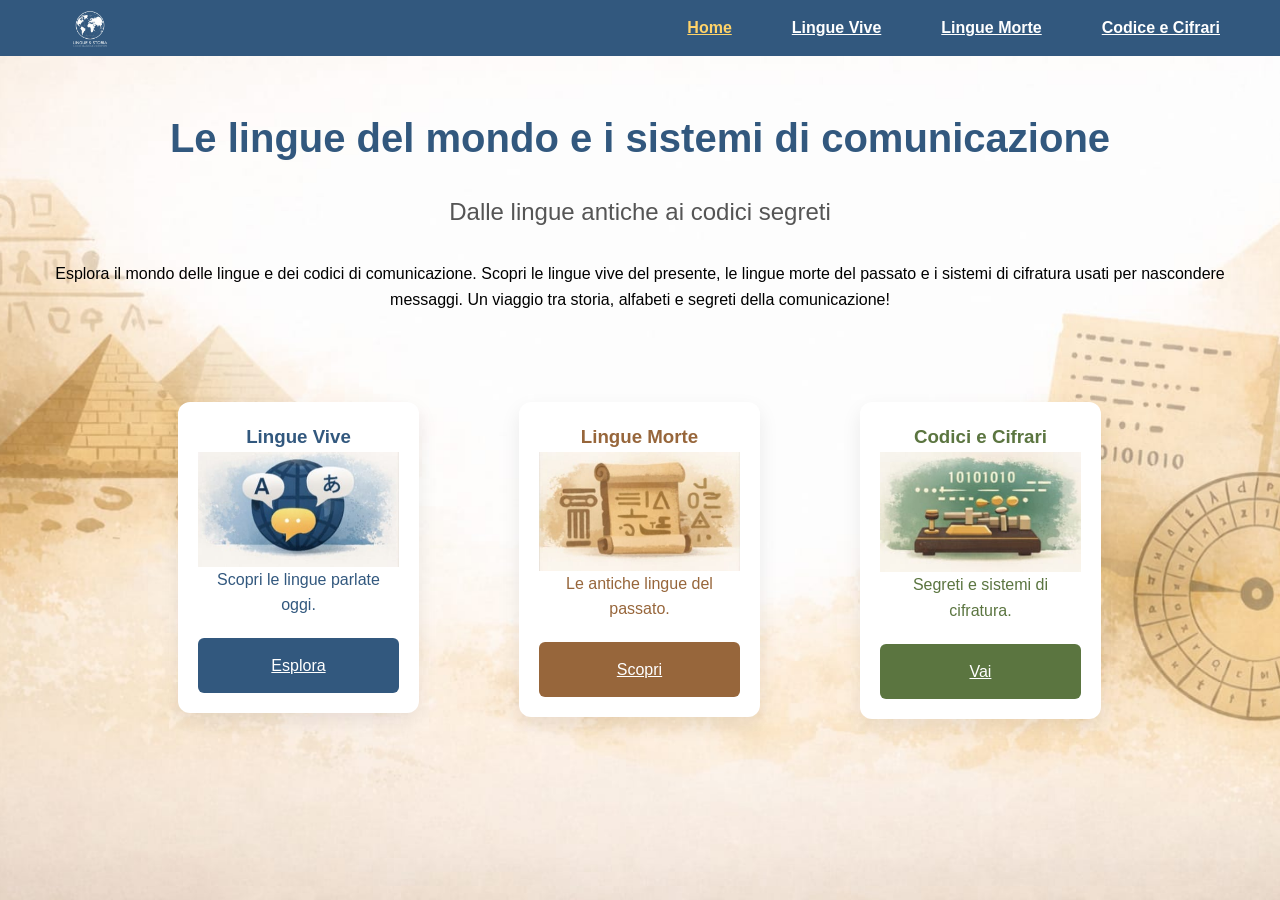
<file: index.html>
<html>
    <meta charset="UTF-8">
    <meta name="viewport" content="width=device-width, initial-scale=1.0">
<head>
    <title>
        Lingue parlate nel mondo 
    </title> 
    <link rel="stylesheet" href="style.css">
</head>

<body class="body_1">
    <header class="header">
        <img src="immagini/logo.png" alt="logo" class="header__logo">
        
        <details class="menu" open>
            <summary class="hamburger" id="hamburger">☰</summary>
                <ul class="nav__list">
                    <li class="nav__item"> <a class="nav__link nav__link--active" href="index.html">Home</a> </li>
                    <li class="nav__item"> <a class="nav__link"href="lingue/lingue-vive.html">Lingue Vive</a> <ul class="menu-tendina">
                        <li><a href="lingue/lingue-vive/italiano.html">Italiano</a></li>
                        <li><a href="lingue/lingue-vive/inglese.html">Inglese</a></li>
                        <li><a href="lingue/lingue-vive/spagnolo.html">Spagnolo</a></li>
                    </ul></li>

                    <li class="nav__item"> <a class="nav__link"href="lingue/lingue-morte.html">Lingue Morte</a>  <ul class="menu-tendina">
                        <li><a href="lingue/lingue-morte/grecoantico.html">Greco</a></li>
                        <li><a href="lingue/lingue-morte/latino.html">Latino</a></li>
                        <li><a href="lingue/lingue-morte/sumero.html">Sumero</a></li>
                    </ul></li>
                    <li class="nav__item"> <a class="nav__link" href="lingue/codici-e-cifrari.html">Codice e Cifrari</a> <ul class="menu-tendina">
                        <li><a href="lingue/codici/codicemorse.html">Codice Morse</a></li>
                        <li><a href="lingue/codici/cifrariodicesare.html">Cifrario di Cesare</a></li>
                        <li><a href="lingue/codici/cifrariodivigenere.html">Cifrario di Vigènere</a></li>
                    </ul> </li>
                </ul>

        </details>  
        
     
    </header>

    <div class="hero">
        <h1 class="hero__title">Le lingue del mondo e i sistemi di comunicazione</h1>
        <h2 class="hero__subtitle">Dalle lingue antiche ai codici segreti</h2>
        <p class="hero__text">Esplora il mondo delle lingue e dei codici di comunicazione. Scopri le lingue vive del presente, le lingue morte del passato e i sistemi di cifratura usati per nascondere messaggi. Un viaggio tra storia, alfabeti e segreti della comunicazione!</p>
    </div>

    <div class="grid">
        <div class="grid__column">
        <div class="card">
            <h3 class=" text--blu">Lingue Vive</h3>
            <img class="card__img" src="immagini/lingue vive.jpeg" alt="Lingue vive">
            <p class=" text--blu">Scopri le lingue parlate oggi.</p>
            <a href="lingue/lingue-vive.html" class="button button--blu">Esplora</a>
        </div>
    </div>
 
    <div class="grid__column">
        <div class="card">
            <h3 class=" text--marrone">Lingue Morte</h3>
            <img class="card__img" src="immagini/lingue morte.jpeg" alt="lingue morte">
            <p class=" text--marrone">Le antiche lingue del passato.</p>
            <a href="lingue/lingue-morte.html" class="button button--marrone">Scopri</a>
        </div>
    </div>

    <div class="grid__column">
        <div class="card">
            <h3 class="text--verde">Codici e Cifrari</h3>
            <img class="card__img" src="immagini/codice e cifrari.jpeg" alt="codice e cifrari">
            <p class=" text--verde">Segreti e sistemi di cifratura.</p>
            <a href="lingue/codici-e-cifrari.html" class="button button--verde">Vai</a>
        </div>
    </div>
    </div>

</body>

</html>
</file>
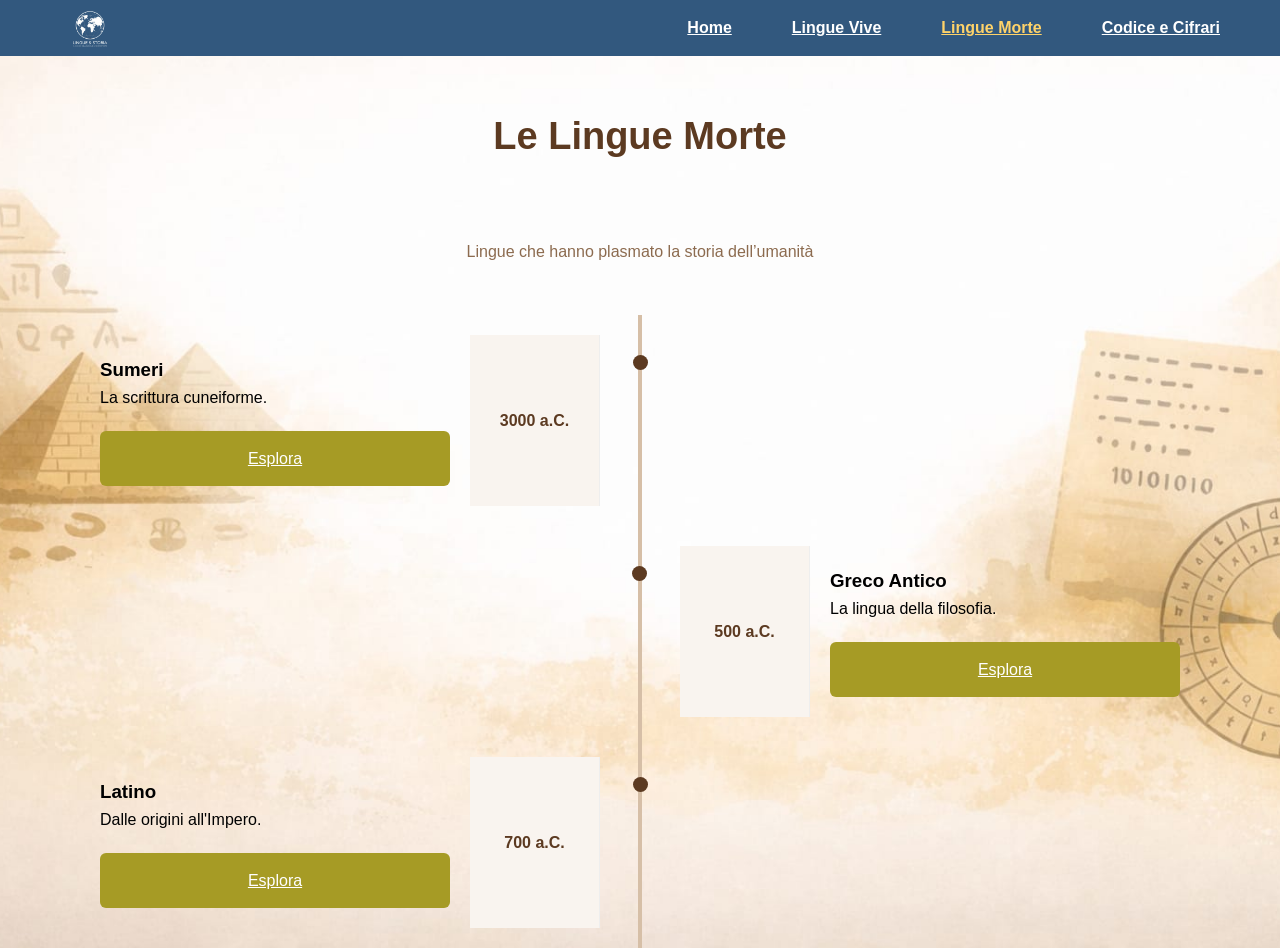
<file: lingue/lingue-morte.html>
<html>
    <meta charset="UTF-8">
    <meta name="viewport" content="width=device-width, initial-scale=1.0">
<head>
    <title>
        Lingue Vive  
    </title> 
    <link rel="stylesheet" href="../style.css">
</head>

<body class="body_1">
    <header class="header">
        <img src="../immagini/logo.png" alt="logo" class="header__logo">
        
        <details class="menu" open>
            <summary class="hamburger" id="hamburger">☰</summary>
                <ul class="nav__list">
                    <li class="nav__item"> <a class="nav__link " href="../index.html">Home</a> </li>
                    <li class="nav__item"> <a class="nav__link "href="lingue-vive.html">Lingue Vive</a> <ul class="menu-tendina">
                        <li><a href="lingue/lingue-vive/italiano.html">Italiano</a></li>
                        <li><a href="lingue/lingue-vive/inglese">Inglese</a></li>
                        <li><a href="lingue/lingue-vive/spagnolo.html">Spagnolo</a></li>
                    </ul></li>

                    <li class="nav__item"> <a class="nav__link nav__link--active"href="lingue-morte.html">Lingue Morte</a>  <ul class="menu-tendina">
                        <li><a href="lingue/lingue-morte/grecoantico.html">Greco</a></li>
                        <li><a  href="lingue/lingue-morte/latino.html">Latino</a></li>
                        <li><a href="lingue/lingue-morte/sumero.html">Sumero</a></li>
                    </ul></li>
                    <li class="nav__item"> <a class="nav__link " href="codici-e-cifrari.html">Codice e Cifrari</a> <ul class="menu-tendina">
                        <li><a  href="codici/codicemorse.html">Codice Morse</a></li>
                        <li><a href="codici/cifrariodicesare.html">Cifrario di Cesare</a></li>
                        <li><a   href="codici/cifrariodivigenere.html">Cifrario di Vigènere</a></li>
                    </ul> </li>
                </ul>

        </details>  
  
    </header>

    <div class="hero">
        <h1 class="timeline__title">Le Lingue Morte</h1>
        <p class="hero__text--dead">Lingue che hanno plasmato la storia dell’umanità</p>
    </div>

      
        <div class="timeline__container">
      
          <div class="timeline__item">
              <div class="timeline__info-box">
                <h3>Sumeri</h3>
                <p>La scrittura cuneiforme.</p>
                <a href="lingue-morte/sumero.html" class="button button--gold">Esplora</a>
              </div>

              <div class="timeline__date-box">
                <span class="timeline__date">3000 a.C.</span>
              </div>
          </div>
      
          <div class="timeline__item">
            
              <div class="timeline__date-box">
                <span class="timeline__date">500 a.C.</span>
              </div>
              <div class="timeline__info-box">
                <h3>Greco Antico</h3>
                <p>La lingua della filosofia.</p>
                <a href="lingue-morte/grecoantico.html" class="button button--gold">Esplora</a>
              </div>
             
          </div>
      
          <div class="timeline__item">
            
              
              <div class="timeline__info-box">
                <h3>Latino</h3>
                <p>Dalle origini all'Impero.</p>
                <a href="lingue-morte/latino.html" class="button button--gold">Esplora</a>
              </div>
              <div class="timeline__date-box">
                <span class="timeline__date">700 a.C.</span>
              </div>
            
          </div>
      
        </div>
      </div>



</body>


</html>
</file>
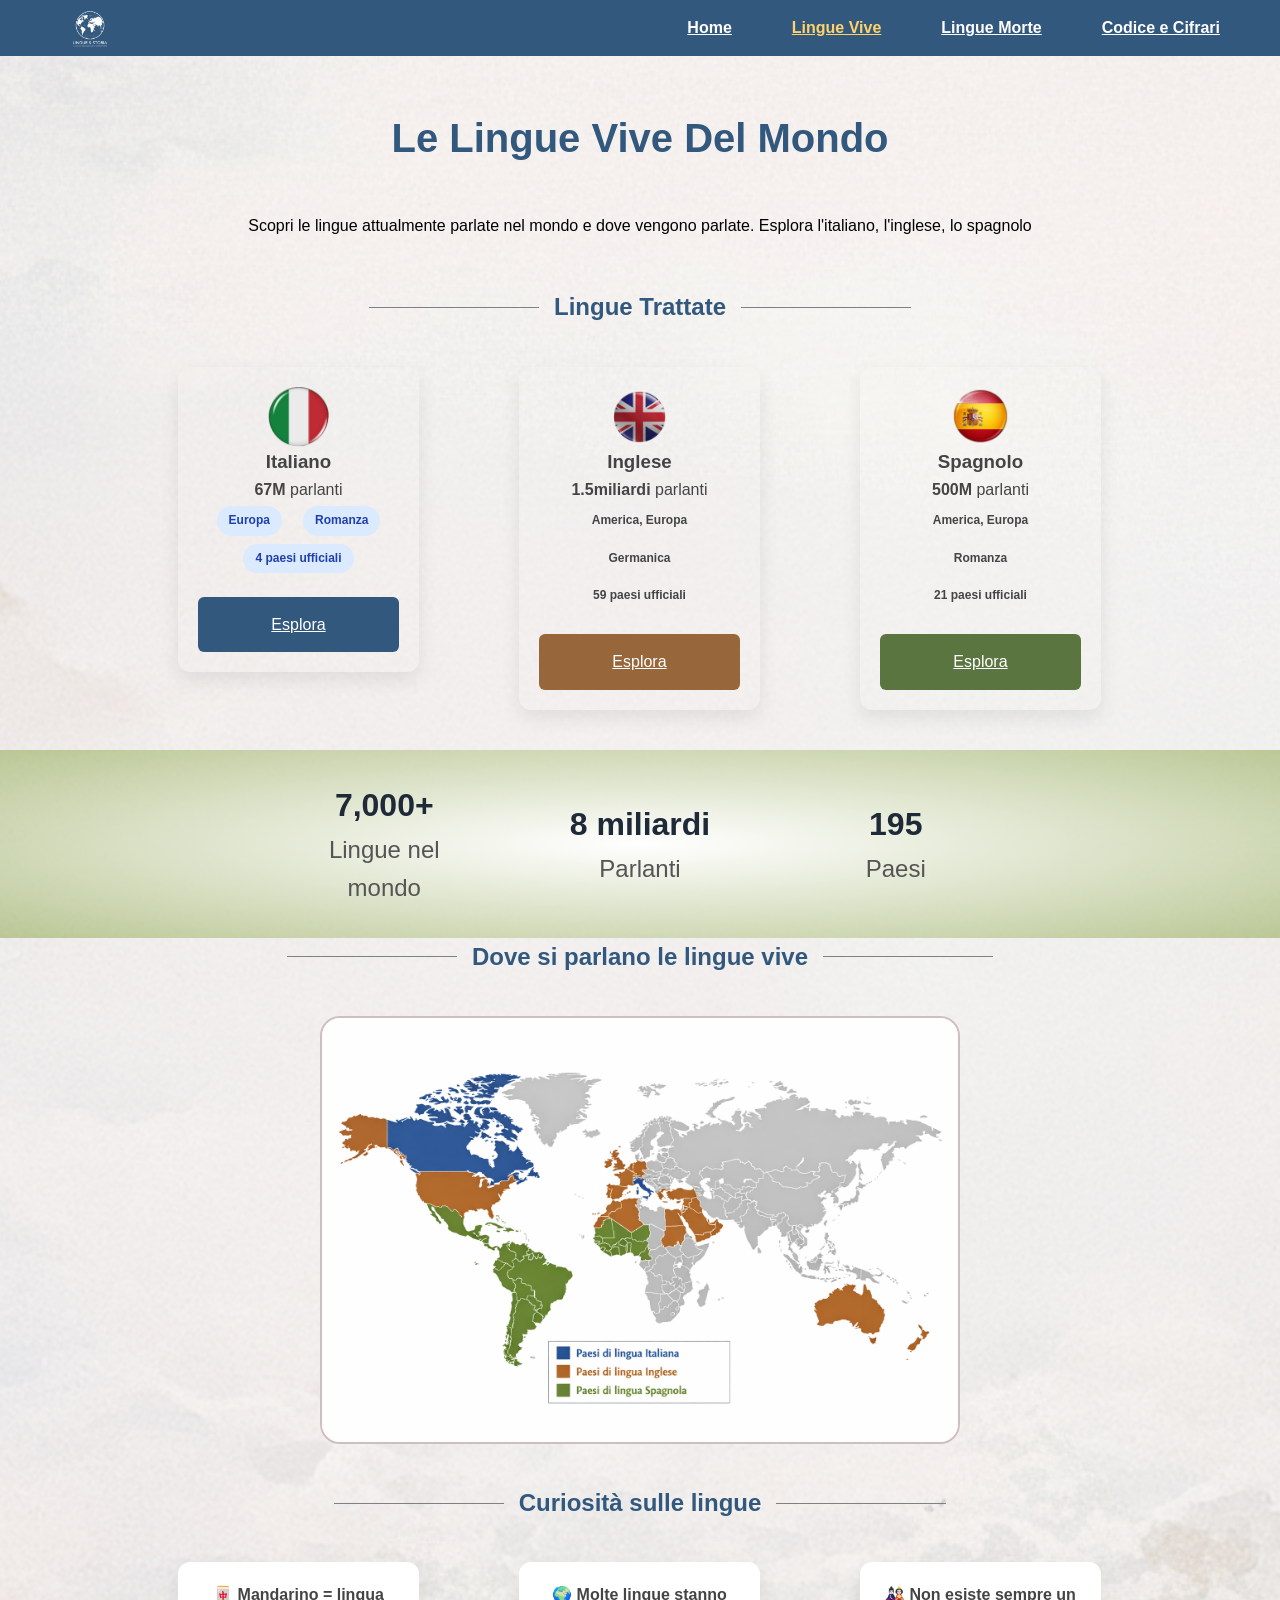
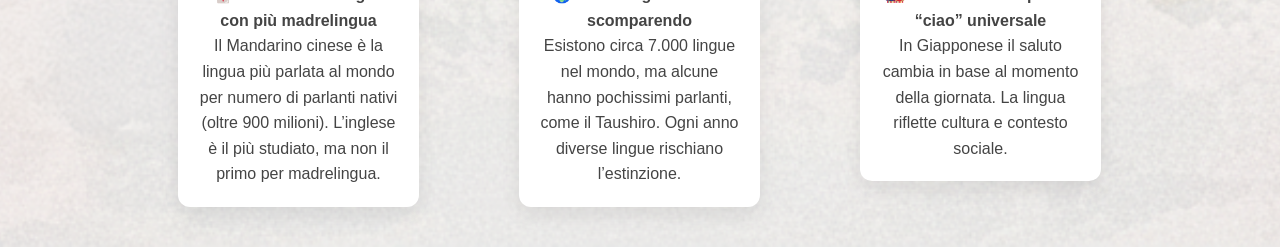
<file: lingue/lingue-vive.html>
<html>
    <meta charset="UTF-8">
    <meta name="viewport" content="width=device-width, initial-scale=1.0">
<head>
    <title>
        Lingue Vive  
    </title> 
    <link rel="stylesheet" href="../style.css">
</head>


<body class="body_2">
    <header class="header">
        <img src="../immagini/logo.png" alt="logo" class="header__logo">
        
        <details class="menu" open>
            <summary class="hamburger" id="hamburger">☰</summary>
                <ul class="nav__list">
                    <li class="nav__item"> <a class="nav__link " href="../index.html">Home</a> </li>
                    <li class="nav__item"> <a class="nav__link nav__link--active"href="lingue-vive.html">Lingue Vive</a> <ul class="menu-tendina">
                        <li><a href="lingue/lingue-vive/italiano.html">Italiano</a></li>
                        <li><a href="lingue/lingue-vive/inglese">Inglese</a></li>
                        <li><a href="lingue/lingue-vive/spagnolo.html">Spagnolo</a></li>
                    </ul></li>

                    <li class="nav__item"> <a class="nav__link "href="lingue-morte.html">Lingue Morte</a>  <ul class="menu-tendina">
                        <li><a href="lingue/lingue-morte/grecoantico.html">Greco</a></li>
                        <li><a  href="lingue/lingue-morte/latino.html">Latino</a></li>
                        <li><a href="lingue/lingue-morte/sumero.html">Sumero</a></li>
                    </ul></li>
                    <li class="nav__item"> <a class="nav__link " href="codici-e-cifrari.html">Codice e Cifrari</a> <ul class="menu-tendina">
                        <li><a  href="codici/codicemorse.html">Codice Morse</a></li>
                        <li><a href="codici/cifrariodicesare.html">Cifrario di Cesare</a></li>
                        <li><a   href="codici/cifrariodivigenere.html">Cifrario di Vigènere</a></li>
                    </ul> </li>
                </ul>

        </details>  
  
    </header>

    <div class="hero">
        <h1 class="hero__title">Le Lingue Vive Del Mondo</h1>
        <p class="hero__text">Scopri le lingue attualmente parlate nel mondo e dove vengono parlate. Esplora l'italiano, l'inglese, lo spagnolo</p>
    </div>

    <h2 class="section-title">Lingue Trattate</h2>

    <div class="grid">
        <div class="grid__column">
        <div class="card card-transparent">
            <img class="card__img1" src="../immagini/italiano.png" alt="italiano">
            <h3 class="">Italiano</h3>
            <p class=""><b>67M</b> parlanti</p>
            <div class="tag">
                <li class="tag__button tag__button--azzuro">Europa</li>
                <li class="tag__button tag__button--azzuro">Romanza</li>
                <li class="tag__button tag__button--azzuro">4 paesi ufficiali</li>
            </div>
            <a href="lingue-vive/italiano.html" class="button button--blu">Esplora</a>
        </div>
    </div>

    <div class="grid__column">
        <div class="card card-transparent">
            <img class="card__img1" src="../immagini/ing.png" alt="inglese">
            <h3 class="">Inglese</h3>
            <p class=""><b>1.5miliardi</b> parlanti</p>
            <div class="tag">
                <li class="tag__button tag__button--marrone">America, Europa</li>
                <li class="tag__button tag__button--marrone">Germanica</li>
                <li class="tag__button tag__button--marrone">59 paesi ufficiali</li>
            </div>
            <a href="lingue-vive/inglese.html" class="button button--marrone">Esplora</a>
        </div>
    </div>

    <div class="grid__column">
        <div class="card card-transparent">
            <img class="card__img1" src="../immagini/spain.png" alt="spagnolo">
            <h3 class="">Spagnolo</h3>
            <p class=""><b>500M</b> parlanti</p>
            <div class="tag">
                <li class="tag__button tag__button--verde">America, Europa</li>
                <li class="tag__button tag__button--verde">Romanza</li>
                <li class="tag__button tag__button--verde">21 paesi ufficiali</li>
            </div>
            <a href="lingue-vive/spagnolo.html" class="button button--verde">Esplora</a>
        </div>
    </div>
    </div>

    <div class="box">
        <div class="grid__column">
            <div class="box__txt">
           <h1 class="">7,000+</h1>
           <h2 class="hero__subtitle">Lingue nel mondo</h2>
        </div>
    </div>
         <div class="grid__column">
            <div class="box__txt">
            <h1 class="">8 miliardi</h1>
            <h2 class="hero__subtitle">Parlanti</h2>
         </div>
        </div>
         <div class="grid__column">
            <div class="box__txt">
            <h1 class="">195</h1>
            <h2 class="hero__subtitle">Paesi</h2>
         </div>
        </div>
    </div>

    <h2 class="section-title">Dove si parlano le lingue vive</h2>
    <img src="../immagini/mappa.png" alt="cartina del mondo" class="mappa">


    <h2 class="section-title">Curiosità sulle lingue</h2>

    <div class="grid">

        <div class="grid__column">
            <div class="card card--white">
            <p class="">
                <b>🀄 Mandarino = lingua con più madrelingua</b>
                    <br>Il Mandarino cinese è la lingua più parlata al mondo per numero di parlanti nativi (oltre 900 milioni).
                    L’inglese è il più studiato, ma non il primo per madrelingua.</br>
            </div>
        </div>

        <div class="grid__column">
            <div class="card card--white">
                <p class="">
                    <b>🌍 Molte lingue stanno scomparendo</b>
                    <br>Esistono circa 7.000 lingue nel mondo, ma alcune hanno pochissimi parlanti, come il Taushiro.
                    Ogni anno diverse lingue rischiano l’estinzione.</br>
                </div>
        </div>

        <div class="grid__column">
            <div class="card card--white">
                <p class="">
                    <b>🎎 Non esiste sempre un “ciao” universale</b>
                    <br>In Giapponese il saluto cambia in base al momento della giornata.
                     La lingua riflette cultura e contesto sociale.</br>
                </div>
        </div>

    </div>




</body>
</html>
</file>
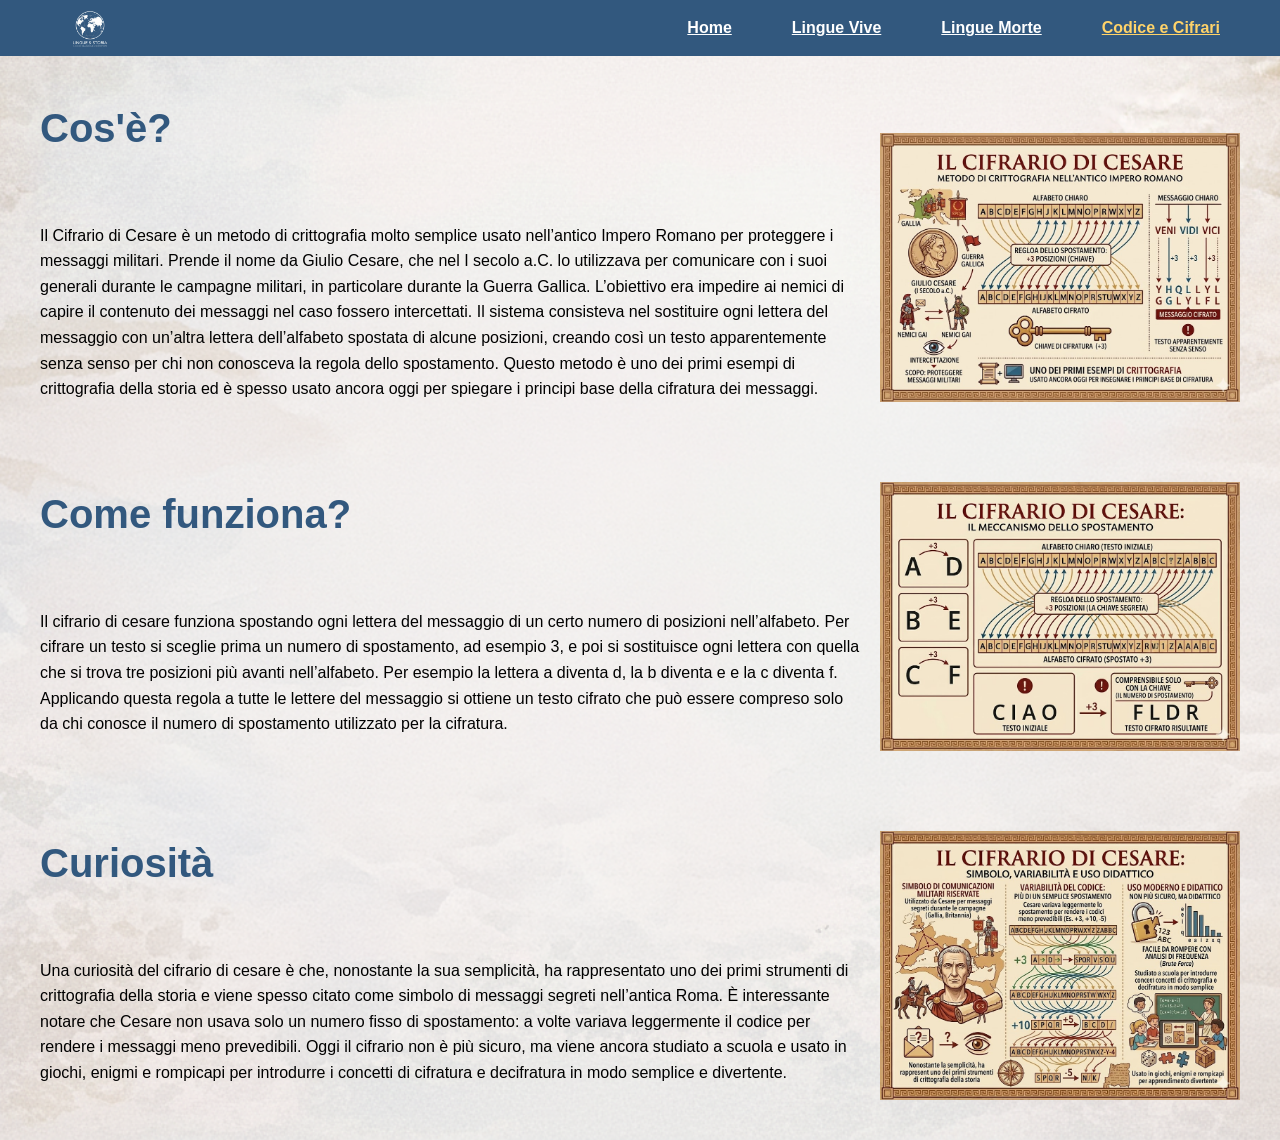
<file: lingue/codici/cifrariodicesare.html>
<html>
    <meta charset="UTF-8">
    <meta name="viewport" content="width=device-width, initial-scale=1.0">
<head>
    <title>
        Lingue parlate nel mondo 
    </title> 
    <link rel="stylesheet" href="../../style.css">
</head>

<body class="body_2">
    
    <header class="header">
        <img src="../../immagini/logo.png" alt="logo" class="header__logo">
        
        <details class="menu" open>
            <summary class="hamburger" id="hamburger">☰</summary>
                <ul class="nav__list">
                    <li class="nav__item"> <a class="nav__link " href="../../index.html">Home</a> </li>
                    <li class="nav__item"> <a class="nav__link "href="../lingue-vive.html">Lingue Vive</a> <ul class="menu-tendina">
                        <li><a href="../lingue-vive/italiano.html">Italiano</a></li>
                        <li><a href="../lingue-vive/inglese">Inglese</a></li>
                        <li><a href="../lingue-vive/spagnolo.html">Spagnolo</a></li>
                    </ul></li>

                    <li class="nav__item"> <a class="nav__link "href="../lingue-morte.html">Lingue Morte</a>  <ul class="menu-tendina">
                        <li><a href="../lingue-morte/grecoantico.html">Greco</a></li>
                        <li><a  href="../lingue-morte/latino.html">Latino</a></li>
                        <li><a href="../lingue-morte/sumero.html">Sumero</a></li>
                    </ul></li>
                    <li class="nav__item"> <a class="nav__link nav__link--active" href="../codici-e-cifrari.html">Codice e Cifrari</a> <ul class="menu-tendina">
                        <li><a   href="codicemorse.html">Codice Morse</a></li>
                        <li><a class="nav__link--active" href="cifrariodicesare.html">Cifrario di Cesare</a></li>
                        <li><a   href="cifrariodivigenere.html">Cifrario di Vigènere</a></li>
                    </ul> </li>
                </ul>

        </details>  
  
    </header>

    <div class="hero--left">
        <div class="hero__content">
            <h1 class="hero__title">Cos'è?</h1>
            <p class="hero__text">Il Cifrario di Cesare è un metodo di crittografia molto semplice usato 
                nell’antico Impero Romano per proteggere i messaggi militari. Prende il nome da Giulio Cesare, 
                che nel I secolo a.C. lo utilizzava per comunicare con i suoi generali durante le campagne 
                militari, in particolare durante la Guerra Gallica. L’obiettivo era impedire ai nemici di 
                capire il contenuto dei messaggi nel caso fossero intercettati. Il sistema consisteva nel 
                sostituire ogni lettera del messaggio con un’altra lettera dell’alfabeto spostata di alcune 
                posizioni, creando così un testo apparentemente senza senso per chi non conosceva la regola 
                dello spostamento. Questo metodo è uno dei primi esempi di crittografia della storia ed è 
                spesso usato ancora oggi per spiegare i principi base della cifratura dei messaggi.
        </div>
        <img src="../../immagini/cifces.jpg"
        alt="Mappa dell'Italia"
        class="hero__img">
    </div>


    <div class="hero--left">
        <div class="hero__content">
            <h1 class="hero__title">Come funziona?</h1>
            <p class="hero__text">Il cifrario di cesare funziona spostando ogni lettera del messaggio di 
                un certo numero di posizioni nell’alfabeto. Per cifrare un testo si sceglie prima un numero 
                di spostamento, ad esempio 3, e poi si sostituisce ogni lettera con quella che si trova tre 
                posizioni più avanti nell’alfabeto. Per esempio la lettera a diventa d, la b diventa e e la 
                c diventa f. Applicando questa regola a tutte le lettere del messaggio si ottiene un testo 
                cifrato che può essere compreso solo da chi conosce il numero di spostamento utilizzato per 
                la cifratura.

            </p>
        </div>
        <img src="../../immagini/funcifces.jpg"
         class="hero__img">
    </div>
        
    <div class="hero--left">
        <div class="hero__content">
            <h1 class="hero__title">Curiosità</h1>
            <p class="hero__text" >Una curiosità del cifrario di cesare è che, nonostante la sua semplicità, 
                ha rappresentato uno dei primi strumenti di crittografia della storia e viene spesso citato 
                come simbolo di messaggi segreti nell’antica Roma. È interessante notare che Cesare non 
                usava solo un numero fisso di spostamento: a volte variava leggermente il codice per rendere 
                i messaggi meno prevedibili. Oggi il cifrario non è più sicuro, ma viene ancora studiato a 
                scuola e usato in giochi, enigmi e rompicapi per introdurre i concetti di cifratura e 
                decifratura in modo semplice e divertente.

            </p>
        </div>
        <img src="../../immagini/curcifces.jpg"
         class="hero__img">
    </div>
</body>



</html>
</file>
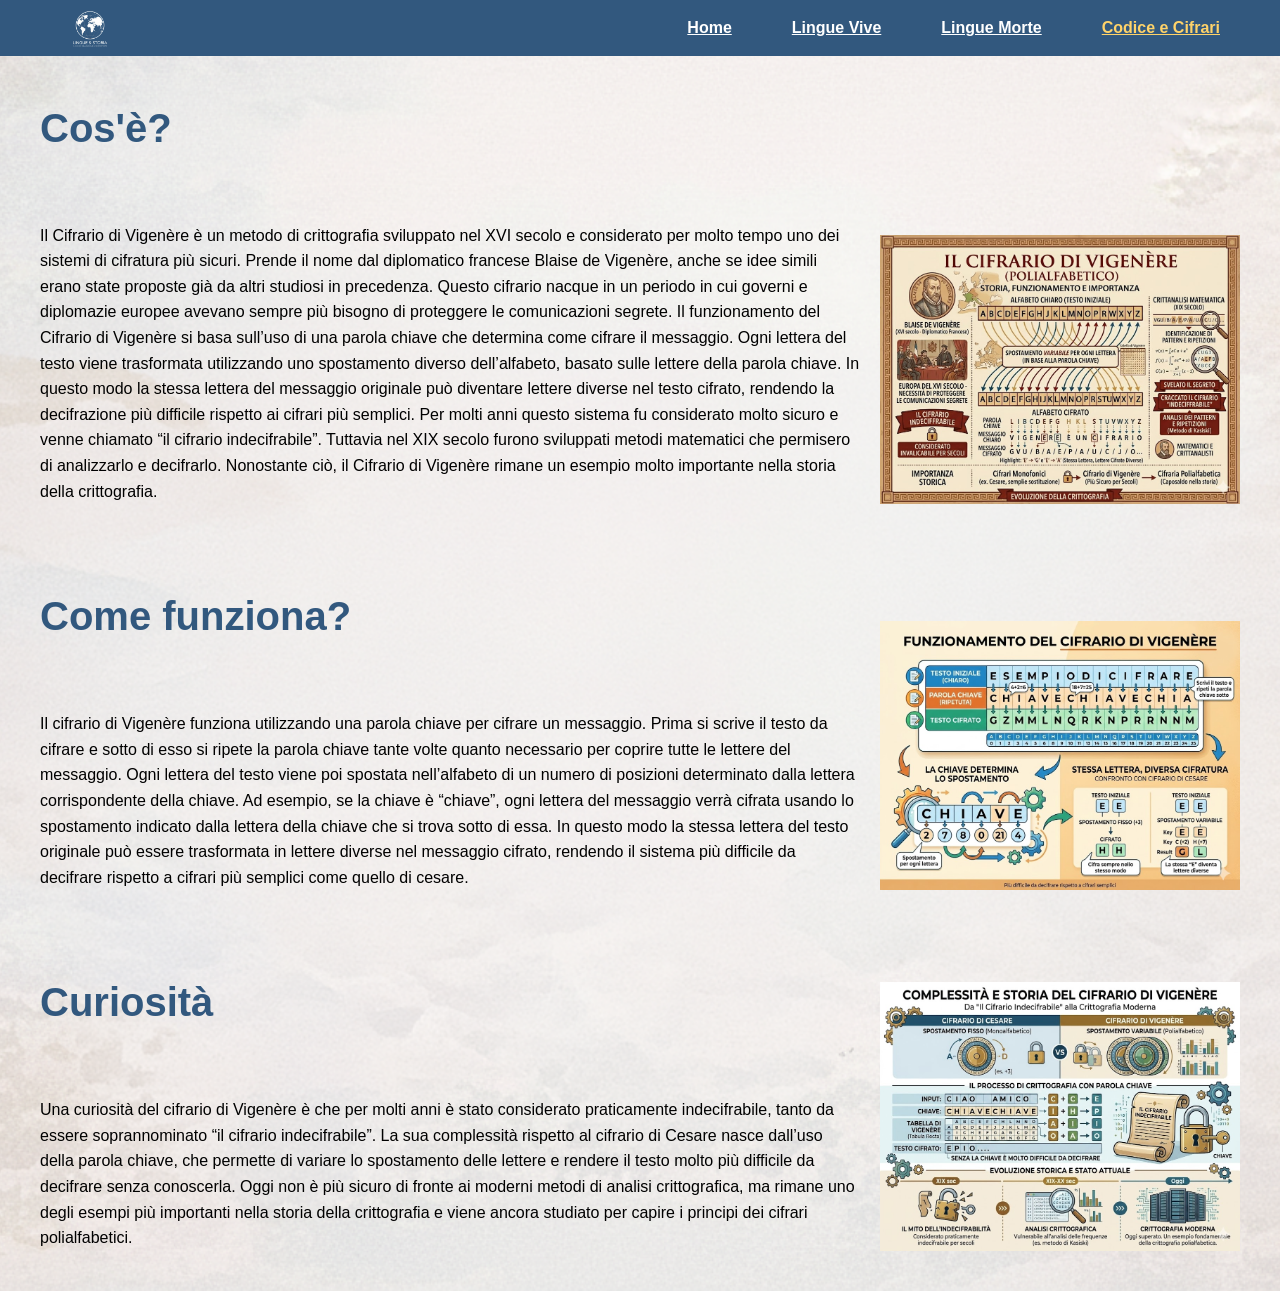
<file: lingue/codici/cifrariodivigenere.html>
<html>
    <meta charset="UTF-8">
    <meta name="viewport" content="width=device-width, initial-scale=1.0">
<head>
    <title>
        Lingue parlate nel mondo 
    </title> 
    <link rel="stylesheet" href="../../style.css">
</head>

<body class="body_2">
    <header class="header">
        <img src="../../immagini/logo.png" alt="logo" class="header__logo">
        
        <details class="menu" open>
            <summary class="hamburger" id="hamburger">☰</summary>
                <ul class="nav__list">
                    <li class="nav__item"> <a class="nav__link " href="../../index.html">Home</a> </li>
                    <li class="nav__item"> <a class="nav__link "href="../lingue-vive.html">Lingue Vive</a> <ul class="menu-tendina">
                        <li><a href="../lingue-vive/italiano.html">Italiano</a></li>
                        <li><a href="../lingue-vive/inglese">Inglese</a></li>
                        <li><a href="../lingue-vive/spagnolo.html">Spagnolo</a></li>
                    </ul></li>

                    <li class="nav__item"> <a class="nav__link "href="../lingue-morte.html">Lingue Morte</a>  <ul class="menu-tendina">
                        <li><a href="../lingue-morte/grecoantico.html">Greco</a></li>
                        <li><a  href="../lingue-morte/latino.html">Latino</a></li>
                        <li><a href="../lingue-morte/sumero.html">Sumero</a></li>
                    </ul></li>
                    <li class="nav__item"> <a class="nav__link nav__link--active" href="../codici-e-cifrari.html">Codice e Cifrari</a> <ul class="menu-tendina">
                        <li><a   href="codicemorse.html">Codice Morse</a></li>
                        <li><a href="cifrariodicesare.html">Cifrario di Cesare</a></li>
                        <li><a  class="nav__link--active" href="cifrariodivigenere.html">Cifrario di Vigènere</a></li>
                    </ul> </li>
                </ul>

        </details>  
  
    </header>

    <div class="hero--left">
        <div class="hero__content">
            <h1 class="hero__title">Cos'è?</h1>
            <p class="hero__text">Il Cifrario di Vigenère è un metodo di crittografia sviluppato nel XVI secolo 
                e considerato per molto tempo uno dei sistemi di cifratura più sicuri. Prende il nome dal 
                diplomatico francese Blaise de Vigenère, anche se idee simili erano state proposte già da altri 
                studiosi in precedenza. Questo cifrario nacque in un periodo in cui governi e diplomazie europee 
                avevano sempre più bisogno di proteggere le comunicazioni segrete.

                Il funzionamento del Cifrario di Vigenère si basa sull’uso di una parola chiave che determina 
                come cifrare il messaggio. Ogni lettera del testo viene trasformata utilizzando uno spostamento 
                diverso dell’alfabeto, basato sulle lettere della parola chiave. In questo modo la stessa 
                lettera del messaggio originale può diventare lettere diverse nel testo cifrato, rendendo 
                la decifrazione più difficile rispetto ai cifrari più semplici.

                Per molti anni questo sistema fu considerato molto sicuro e venne chiamato “il cifrario 
                indecifrabile”. Tuttavia nel XIX secolo furono sviluppati metodi matematici che permisero 
                di analizzarlo e decifrarlo. Nonostante ciò, il Cifrario di Vigenère rimane un esempio molto 
                importante nella storia della crittografia.
        </div>
        <img src="../../immagini/cifvig.jpg"
        alt="Mappa dell'Italia"
        class="hero__img">
    </div>


    <div class="hero--left">
        <div class="hero__content">
            <h1 class="hero__title">Come funziona?</h1>
            <p class="hero__text">Il cifrario di Vigenère funziona utilizzando una parola chiave per cifrare 
                un messaggio. Prima si scrive il testo da cifrare e sotto di esso si ripete la parola chiave 
                tante volte quanto necessario per coprire tutte le lettere del messaggio. Ogni lettera del 
                testo viene poi spostata nell’alfabeto di un numero di posizioni determinato dalla lettera 
                corrispondente della chiave. Ad esempio, se la chiave è “chiave”, ogni lettera del messaggio 
                verrà cifrata usando lo spostamento indicato dalla lettera della chiave che si trova sotto di 
                essa. In questo modo la stessa lettera del testo originale può essere trasformata in lettere 
                diverse nel messaggio cifrato, rendendo il sistema più difficile da decifrare rispetto a 
                cifrari più semplici come quello di cesare.
            </p>
        </div>
        <img src="../../immagini/funcifdiv.jpg"
         class="hero__img">
    </div>
        
    <div class="hero--left">
        <div class="hero__content">
            <h1 class="hero__title">Curiosità</h1>
            <p class="hero__text" >Una curiosità del cifrario di Vigenère è che per molti anni è stato 
                considerato praticamente indecifrabile, tanto da essere soprannominato “il cifrario 
                indecifrabile”. La sua complessità rispetto al cifrario di Cesare nasce dall’uso della parola 
                chiave, che permette di variare lo spostamento delle lettere e rendere il testo molto più 
                difficile da decifrare senza conoscerla. Oggi non è più sicuro di fronte ai moderni metodi 
                di analisi crittografica, ma rimane uno degli esempi più importanti nella storia della 
                crittografia e viene ancora studiato per capire i principi dei cifrari polialfabetici.

            </p>
        </div>
        <img src="../../immagini/curcifdiv.jpg"
         class="hero__img">
    </div>
</body>



</html>
</file>
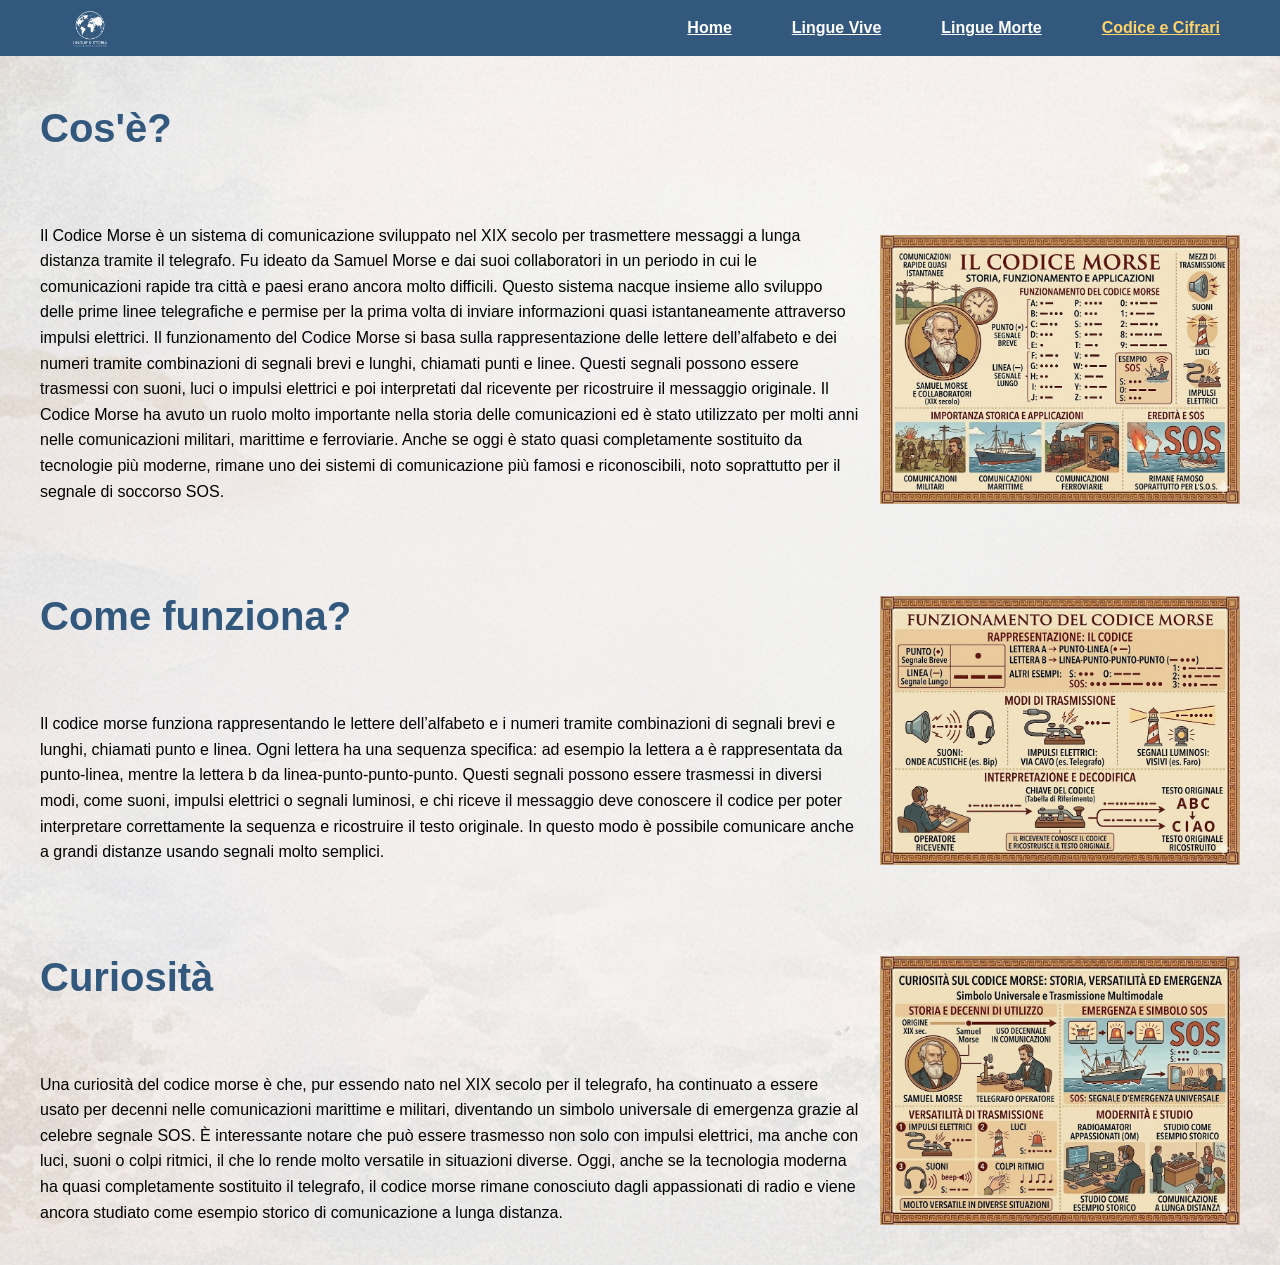
<file: lingue/codici/codicemorse.html>
<html>
    <meta charset="UTF-8">
    <meta name="viewport" content="width=device-width, initial-scale=1.0">
<head>
    <title>
        Lingue parlate nel mondo 
    </title> 
    <link rel="stylesheet" href="../../style.css">
</head>

<body class="body_2">
    <header class="header">
        <img src="../../immagini/logo.png" alt="logo" class="header__logo">
        
        <details class="menu" open>
            <summary class="hamburger" id="hamburger">☰</summary>
                <ul class="nav__list">
                    <li class="nav__item"> <a class="nav__link " href="../../index.html">Home</a> </li>
                    <li class="nav__item"> <a class="nav__link "href="../lingue-vive.html">Lingue Vive</a> <ul class="menu-tendina">
                        <li><a href="../lingue-vive/italiano.html">Italiano</a></li>
                        <li><a href="../lingue-vive/inglese">Inglese</a></li>
                        <li><a href="../lingue-vive/spagnolo.html">Spagnolo</a></li>
                    </ul></li>

                    <li class="nav__item"> <a class="nav__link "href="../lingue-morte.html">Lingue Morte</a>  <ul class="menu-tendina">
                        <li><a href="../lingue-morte/grecoantico.html">Greco</a></li>
                        <li><a  href="../lingue-morte/latino.html">Latino</a></li>
                        <li><a href="../lingue-morte/sumero.html">Sumero</a></li>
                    </ul></li>
                    <li class="nav__item"> <a class="nav__link nav__link--active" href="../codici-e-cifrari.html">Codice e Cifrari</a> <ul class="menu-tendina">
                        <li><a  class="nav__link--active" href="codicemorse.html">Codice Morse</a></li>
                        <li><a href="cifrariodicesare.html">Cifrario di Cesare</a></li>
                        <li><a   href="cifrariodivigenere.html">Cifrario di Vigènere</a></li>
                    </ul> </li>
                </ul>

        </details>  
  
    </header>

    <div class="hero--left">
        <div class="hero__content">
            <h1 class="hero__title">Cos'è?</h1>
            <p class="hero__text"> Il Codice Morse è un sistema di comunicazione sviluppato nel XIX secolo per 
                trasmettere messaggi a lunga distanza tramite il telegrafo. Fu ideato da Samuel Morse e dai 
                suoi collaboratori in un periodo in cui le comunicazioni rapide tra città e paesi erano ancora 
                molto difficili. Questo sistema nacque insieme allo sviluppo delle prime linee telegrafiche 
                e permise per la prima volta di inviare informazioni quasi istantaneamente attraverso impulsi 
                elettrici.

                Il funzionamento del Codice Morse si basa sulla rappresentazione delle lettere dell’alfabeto 
                e dei numeri tramite combinazioni di segnali brevi e lunghi, chiamati punti e linee. Questi 
                segnali possono essere trasmessi con suoni, luci o impulsi elettrici e poi interpretati dal 
                ricevente per ricostruire il messaggio originale.

                Il Codice Morse ha avuto un ruolo molto importante nella storia delle comunicazioni ed è stato 
                utilizzato per molti anni nelle comunicazioni militari, marittime e ferroviarie. Anche se oggi 
                è stato quasi completamente sostituito da tecnologie più moderne, rimane uno dei sistemi di 
                comunicazione più famosi e riconoscibili, noto soprattutto per il segnale di soccorso SOS.

        </div>
        <img src="../../immagini/codmor.jpg"
        alt="Mappa dell'Italia"
        class="hero__img">
    </div>


    <div class="hero--left">
        <div class="hero__content">
            <h1 class="hero__title">Come funziona?</h1>
            <p class="hero__text">Il codice morse funziona rappresentando le lettere dell’alfabeto e i numeri 
                tramite combinazioni di segnali brevi e lunghi, chiamati punto e linea. Ogni lettera ha una 
                sequenza specifica: ad esempio la lettera a è rappresentata da punto-linea, mentre la lettera 
                b da linea-punto-punto-punto. Questi segnali possono essere trasmessi in diversi modi, come 
                suoni, impulsi elettrici o segnali luminosi, e chi riceve il messaggio deve conoscere il codice 
                per poter interpretare correttamente la sequenza e ricostruire il testo originale. 
                In questo modo è possibile comunicare anche a grandi distanze usando segnali molto semplici.

            </p>
        </div>
        <img src="../../immagini/funcodmor.jpg"
         class="hero__img">
    </div>
        
    <div class="hero--left">
        <div class="hero__content">
            <h1 class="hero__title">Curiosità</h1>
            <p class="hero__text" >Una curiosità del codice morse è che, pur essendo nato nel XIX secolo per 
                il telegrafo, ha continuato a essere usato per decenni nelle comunicazioni marittime e 
                militari, diventando un simbolo universale di emergenza grazie al celebre segnale SOS. 
                È interessante notare che può essere trasmesso non solo con impulsi elettrici, ma anche 
                con luci, suoni o colpi ritmici, il che lo rende molto versatile in situazioni diverse. 
                Oggi, anche se la tecnologia moderna ha quasi completamente sostituito il telegrafo, 
                il codice morse rimane conosciuto dagli appassionati di radio e viene ancora studiato 
                come esempio storico di comunicazione a lunga distanza.

        </div>
        <img src="../../immagini/curcodmor.jpg"
         class="hero__img">
    </div>
</body>



</html>
</file>
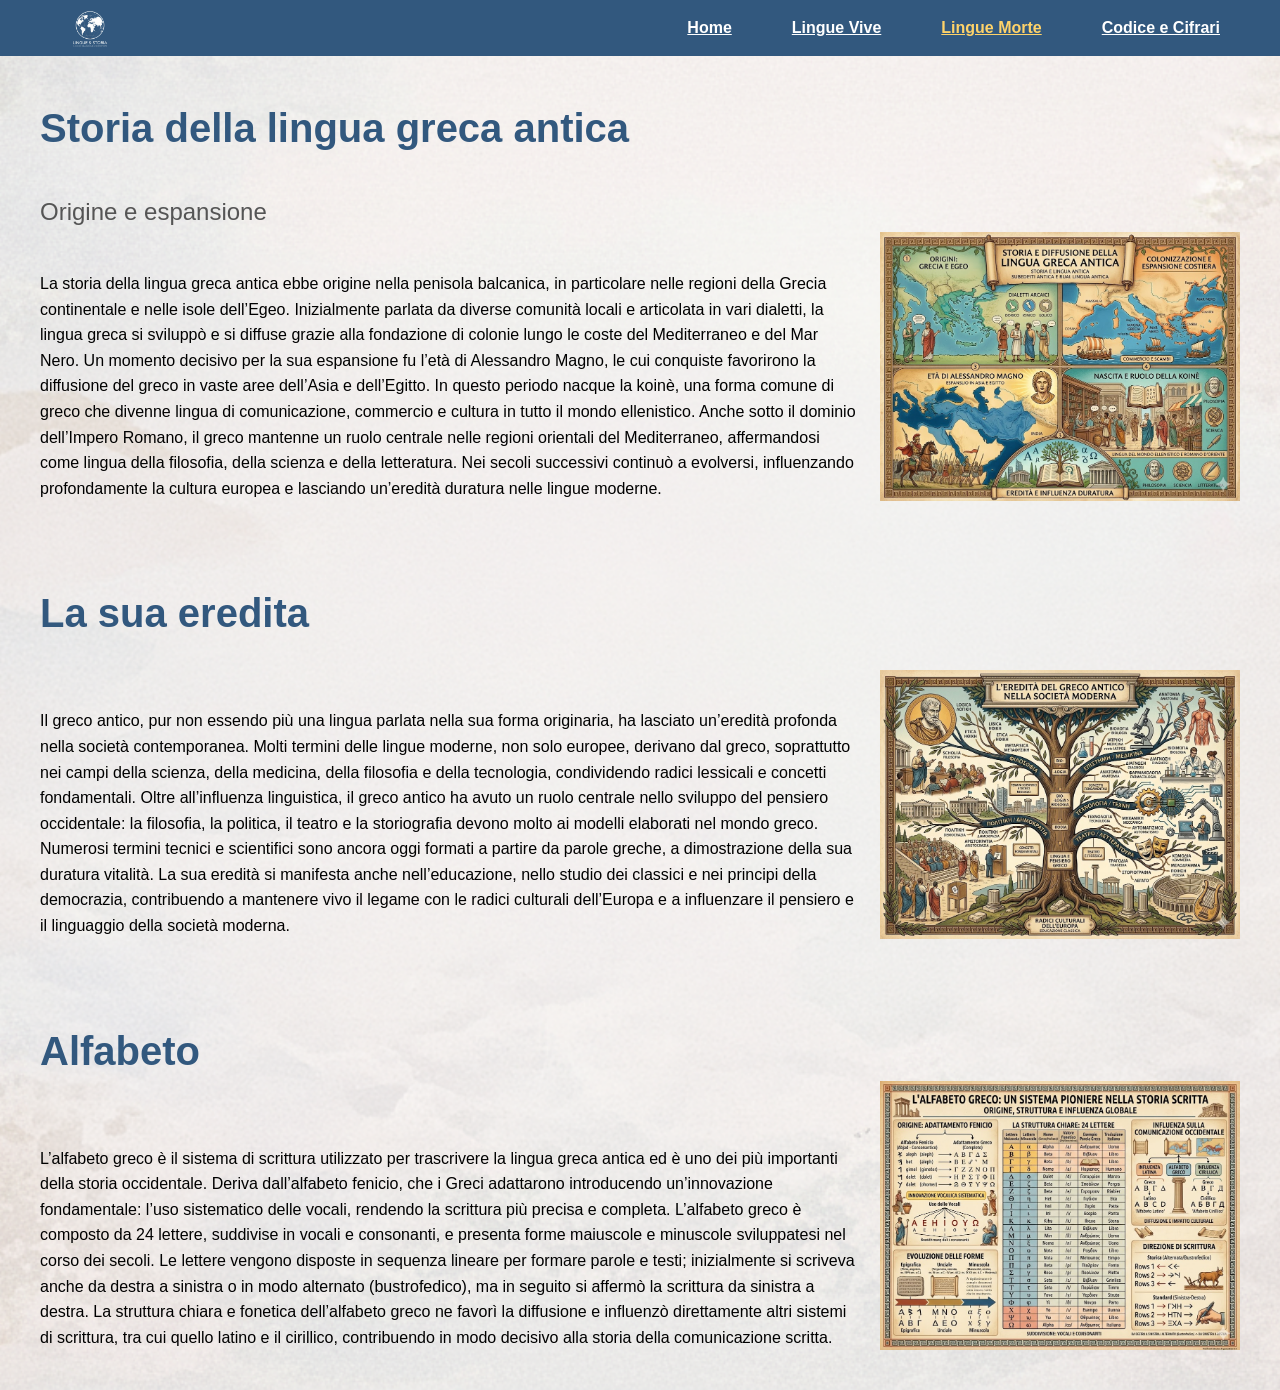
<file: lingue/lingue-morte/grecoantico.html>
<html>
    <meta charset="UTF-8">
    <meta name="viewport" content="width=device-width, initial-scale=1.0">
<head>
    <title>
        Lingue parlate nel mondo 
    </title> 
    <link rel="stylesheet" href="../../style.css">
</head>

<body class="body_2">
    <header class="header">
        <img src="../../immagini/logo.png" alt="logo" class="header__logo">
        
        <details class="menu" open>
            <summary class="hamburger" id="hamburger">☰</summary>
                <ul class="nav__list">
                    <li class="nav__item"> <a class="nav__link " href="../../index.html">Home</a> </li>
                    <li class="nav__item"> <a class="nav__link"href="../lingue-vive.html">Lingue Vive</a> <ul class="menu-tendina">
                        <li><a href="../lingue-vive/italiano.html">Italiano</a></li>
                        <li><a href="../lingue-vive/inglese.html">Inglese</a></li>
                        <li><a href="../lingue-vive/spagnolo.html">Spagnolo</a></li>
                    </ul></li>

                    <li class="nav__item"> <a class="nav__link nav__link--active"href="../lingue-morte.html">Lingue Morte</a>  <ul class="menu-tendina">
                        <li><a class="nav__link--active" href="grecoantico.html">Greco</a></li>
                        <li><a href="latino.html">Latino</a></li>
                        <li><a href="sumero.html">Sumero</a></li>
                    </ul></li>
                    <li class="nav__item"> <a class="nav__link " href="../codici-e-cifrari.html">Codice e Cifrari</a> <ul class="menu-tendina">
                        <li><a href="../codici/codicemorse.html">Codice Morse</a></li>
                        <li><a href="../codici/cifrariodicesare.html">Cifrario di Cesare</a></li>
                        <li><a   href="../codici/cifrariodivigenere.html">Cifrario di Vigènere</a></li>
                    </ul> </li>
                </ul>

        </details>  
        
     
    </header>

    <div class="hero--left">
        <div class="hero__content">
            <h1 class="hero__title">Storia della lingua greca antica</h1>
            <h2 class="hero__subtitle">Origine e espansione</h2>
            <p class="hero__text">La storia della lingua greca antica ebbe origine nella penisola balcanica, 
                in particolare nelle regioni della Grecia continentale e nelle isole dell’Egeo. 
                Inizialmente parlata da diverse comunità locali e articolata in vari dialetti, 
                la lingua greca si sviluppò e si diffuse grazie alla fondazione di colonie lungo le coste 
                del Mediterraneo e del Mar Nero. Un momento decisivo per la sua espansione fu l’età di 
                Alessandro Magno, le cui conquiste favorirono la diffusione del greco in vaste aree dell’Asia 
                e dell’Egitto. In questo periodo nacque la koinè, una forma comune di greco che divenne lingua 
                di comunicazione, commercio e cultura in tutto il mondo ellenistico. Anche sotto il dominio 
                dell’Impero Romano, il greco mantenne un ruolo centrale nelle regioni orientali del 
                Mediterraneo, affermandosi come lingua della filosofia, della scienza e della letteratura. 
                Nei secoli successivi continuò a evolversi, influenzando profondamente la cultura europea 
                e lasciando un’eredità duratura nelle lingue moderne.

        </div>
        <img src="../../immagini/storia-greco.jpg"
        alt="Mappa dell'Italia"
        class="hero__img">
    </div>


    <div class="hero--left">
        <div class="hero__content">
            <h1 class="hero__title">La sua eredita</h1>
            <p class="hero__text">Il greco antico, pur non essendo più una lingua parlata nella sua forma 
                originaria, ha lasciato un’eredità profonda nella società contemporanea. Molti termini 
                delle lingue moderne, non solo europee, derivano dal greco, soprattutto nei campi della 
                scienza, della medicina, della filosofia e della tecnologia, condividendo radici lessicali 
                e concetti fondamentali. Oltre all’influenza linguistica, il greco antico ha avuto un ruolo 
                centrale nello sviluppo del pensiero occidentale: la filosofia, la politica, il teatro e 
                la storiografia devono molto ai modelli elaborati nel mondo greco. Numerosi termini tecnici 
                e scientifici sono ancora oggi formati a partire da parole greche, a dimostrazione della sua 
                duratura vitalità. La sua eredità si manifesta anche nell’educazione, nello studio dei 
                classici e nei principi della democrazia, contribuendo a mantenere vivo il legame con le 
                radici culturali dell’Europa e a influenzare il pensiero e il linguaggio della società moderna.

            </p>
        </div>
        <img src="../../immagini/eredita-greco.jpg"
         class="hero__img">
    </div>
        
    <div class="hero--left">
        <div class="hero__content">
            <h1 class="hero__title">Alfabeto</h1>
            <p class="hero__text" >L’alfabeto greco è il sistema di scrittura utilizzato per trascrivere 
                la lingua greca antica ed è uno dei più importanti della storia occidentale. Deriva 
                dall’alfabeto fenicio, che i Greci adattarono introducendo un’innovazione fondamentale: 
                l’uso sistematico delle vocali, rendendo la scrittura più precisa e completa.

                L’alfabeto greco è composto da 24 lettere, suddivise in vocali e consonanti, e presenta 
                forme maiuscole e minuscole sviluppatesi nel corso dei secoli. Le lettere vengono disposte 
                in sequenza lineare per formare parole e testi; inizialmente si scriveva anche da destra 
                a sinistra o in modo alternato (bustrofedico), ma in seguito si affermò la scrittura 
                da sinistra a destra. La struttura chiara e fonetica dell’alfabeto greco ne favorì la 
                diffusione e influenzò direttamente altri sistemi di scrittura, tra cui quello latino e il 
                cirillico, contribuendo in modo decisivo alla storia della comunicazione scritta.
            </p>
        </div>
        <img src="../../immagini/alfabeto-greco.jpg"
         class="hero__img">
    </div>
</body>



</html>
</file>
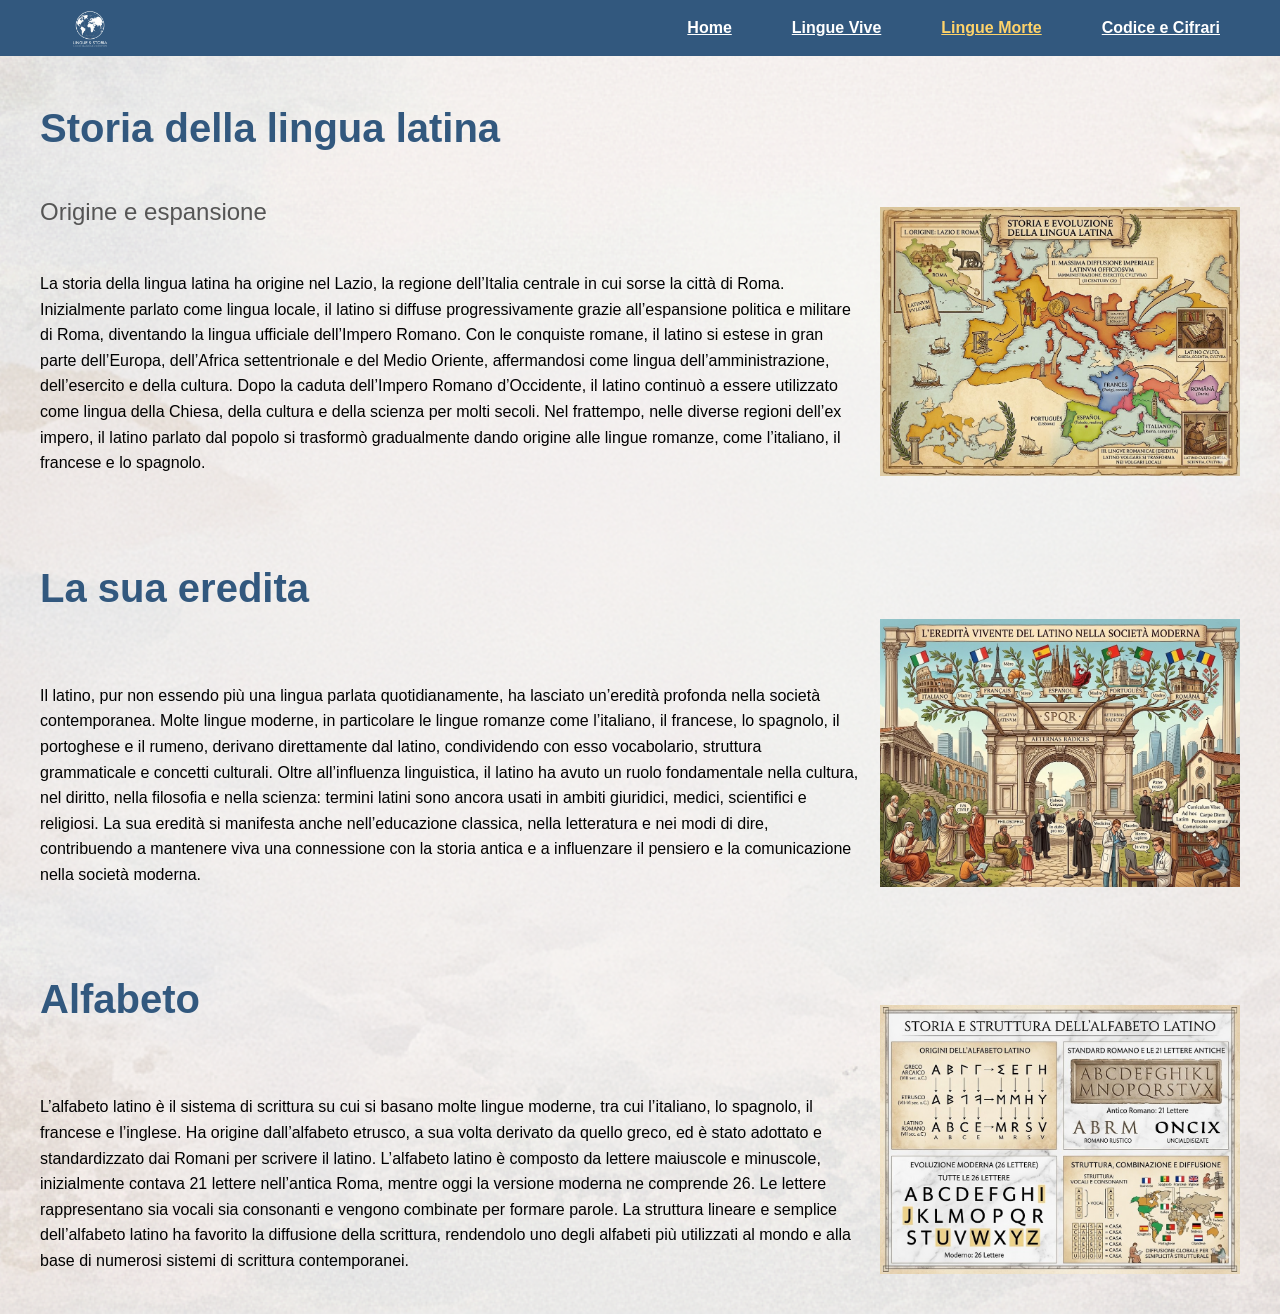
<file: lingue/lingue-morte/latino.html>
<html>
    <meta charset="UTF-8">
    <meta name="viewport" content="width=device-width, initial-scale=1.0">
<head>
    <title>
        Lingue parlate nel mondo 
    </title> 
    <link rel="stylesheet" href="../../style.css">
</head>

<body class="body_2">
    <header class="header">
        <img src="../../immagini/logo.png" alt="logo" class="header__logo">
        
        <details class="menu" open>
            <summary class="hamburger" id="hamburger">☰</summary>
                <ul class="nav__list">
                    <li class="nav__item"> <a class="nav__link " href="../../index.html">Home</a> </li>
                    <li class="nav__item"> <a class="nav__link"href="../lingue-vive.html">Lingue Vive</a> <ul class="menu-tendina">
                        <li><a href="../lingue-vive/italiano.html">Italiano</a></li>
                        <li><a href="../lingue-vive/inglese.html">Inglese</a></li>
                        <li><a href="../lingue-vive/spagnolo.html">Spagnolo</a></li>
                    </ul></li>

                    <li class="nav__item"> <a class="nav__link nav__link--active"href="../lingue-morte.html">Lingue Morte</a>  <ul class="menu-tendina">
                        <li><a href="grecoantico.html">Greco</a></li>
                        <li><a class="nav__link--active" href="latino.html">Latino</a></li>
                        <li><a href="sumero.html">Sumero</a></li>
                    </ul></li>
                    <li class="nav__item"> <a class="nav__link " href="../codici-e-cifrari.html">Codice e Cifrari</a> <ul class="menu-tendina">
                        <li><a href="../codici/codicemorse.html">Codice Morse</a></li>
                        <li><a href="../codici/cifrariodicesare.html">Cifrario di Cesare</a></li>
                        <li><a   href="../codici/cifrariodivigenere.html">Cifrario di Vigènere</a></li>
                    </ul> </li>
                </ul>

        </details>  
        
     
    </header>

    <div class="hero--left">
        <div class="hero__content">
            <h1 class="hero__title">Storia della lingua latina</h1>
            <h2 class="hero__subtitle">Origine e espansione</h2>
            <p class="hero__text">La storia della lingua latina ha origine nel Lazio, la regione dell’Italia 
                centrale in cui sorse la città di Roma. Inizialmente parlato come lingua locale, il latino si 
                diffuse progressivamente grazie all’espansione politica e militare di Roma, diventando la lingua 
                ufficiale dell’Impero Romano. Con le conquiste romane, il latino si estese in gran parte 
                dell’Europa, dell’Africa settentrionale e del Medio Oriente, affermandosi come lingua 
                dell’amministrazione, dell’esercito e della cultura.

                Dopo la caduta dell’Impero Romano d’Occidente, il latino continuò a essere utilizzato come 
                lingua della Chiesa, della cultura e della scienza per molti secoli. Nel frattempo, nelle 
                diverse regioni dell’ex impero, il latino parlato dal popolo si trasformò gradualmente dando 
                origine alle lingue romanze, come l’italiano, il francese e lo spagnolo.
        </div>
        <img src="../../immagini/storia-latino.jpg"
        alt="Mappa dell'Italia"
        class="hero__img">
    </div>


    <div class="hero--left">
        <div class="hero__content">
            <h1 class="hero__title">La sua eredita</h1>
            <p class="hero__text">Il latino, pur non essendo più una lingua parlata quotidianamente, 
                ha lasciato un’eredità profonda nella società contemporanea. Molte lingue moderne, 
                in particolare le lingue romanze come l’italiano, il francese, lo spagnolo, il portoghese 
                e il rumeno, derivano direttamente dal latino, condividendo con esso vocabolario, struttura 
                grammaticale e concetti culturali.

                Oltre all’influenza linguistica, il latino ha avuto un ruolo fondamentale nella cultura, 
                nel diritto, nella filosofia e nella scienza: termini latini sono ancora usati in ambiti 
                giuridici, medici, scientifici e religiosi. La sua eredità si manifesta anche nell’educazione 
                classica, nella letteratura e nei modi di dire, contribuendo a mantenere viva una connessione 
                con la storia antica e a influenzare il pensiero e la comunicazione nella società moderna.
            </p>
        </div>
        <img src="../../immagini/eredita-latino.jpg"
         class="hero__img">
    </div>
        
    <div class="hero--left">
        <div class="hero__content">
            <h1 class="hero__title">Alfabeto</h1>
            <p class="hero__text" >L’alfabeto latino è il sistema di scrittura su cui si basano molte lingue 
                moderne, tra cui l’italiano, lo spagnolo, il francese e l’inglese. Ha origine dall’alfabeto 
                etrusco, a sua volta derivato da quello greco, ed è stato adottato e standardizzato dai Romani 
                per scrivere il latino.

                L’alfabeto latino è composto da lettere maiuscole e minuscole, inizialmente contava 21 lettere 
                nell’antica Roma, mentre oggi la versione moderna ne comprende 26. Le lettere rappresentano 
                sia vocali sia consonanti e vengono combinate per formare parole. La struttura lineare e 
                semplice dell’alfabeto latino ha favorito la diffusione della scrittura, rendendolo uno 
                degli alfabeti più utilizzati al mondo e alla base di numerosi sistemi di scrittura 
                contemporanei.
            </p>
        </div>
        <img src="../../immagini/alfabeto-latino.jpg"
         class="hero__img">
    </div>
</body>



</html>
</file>
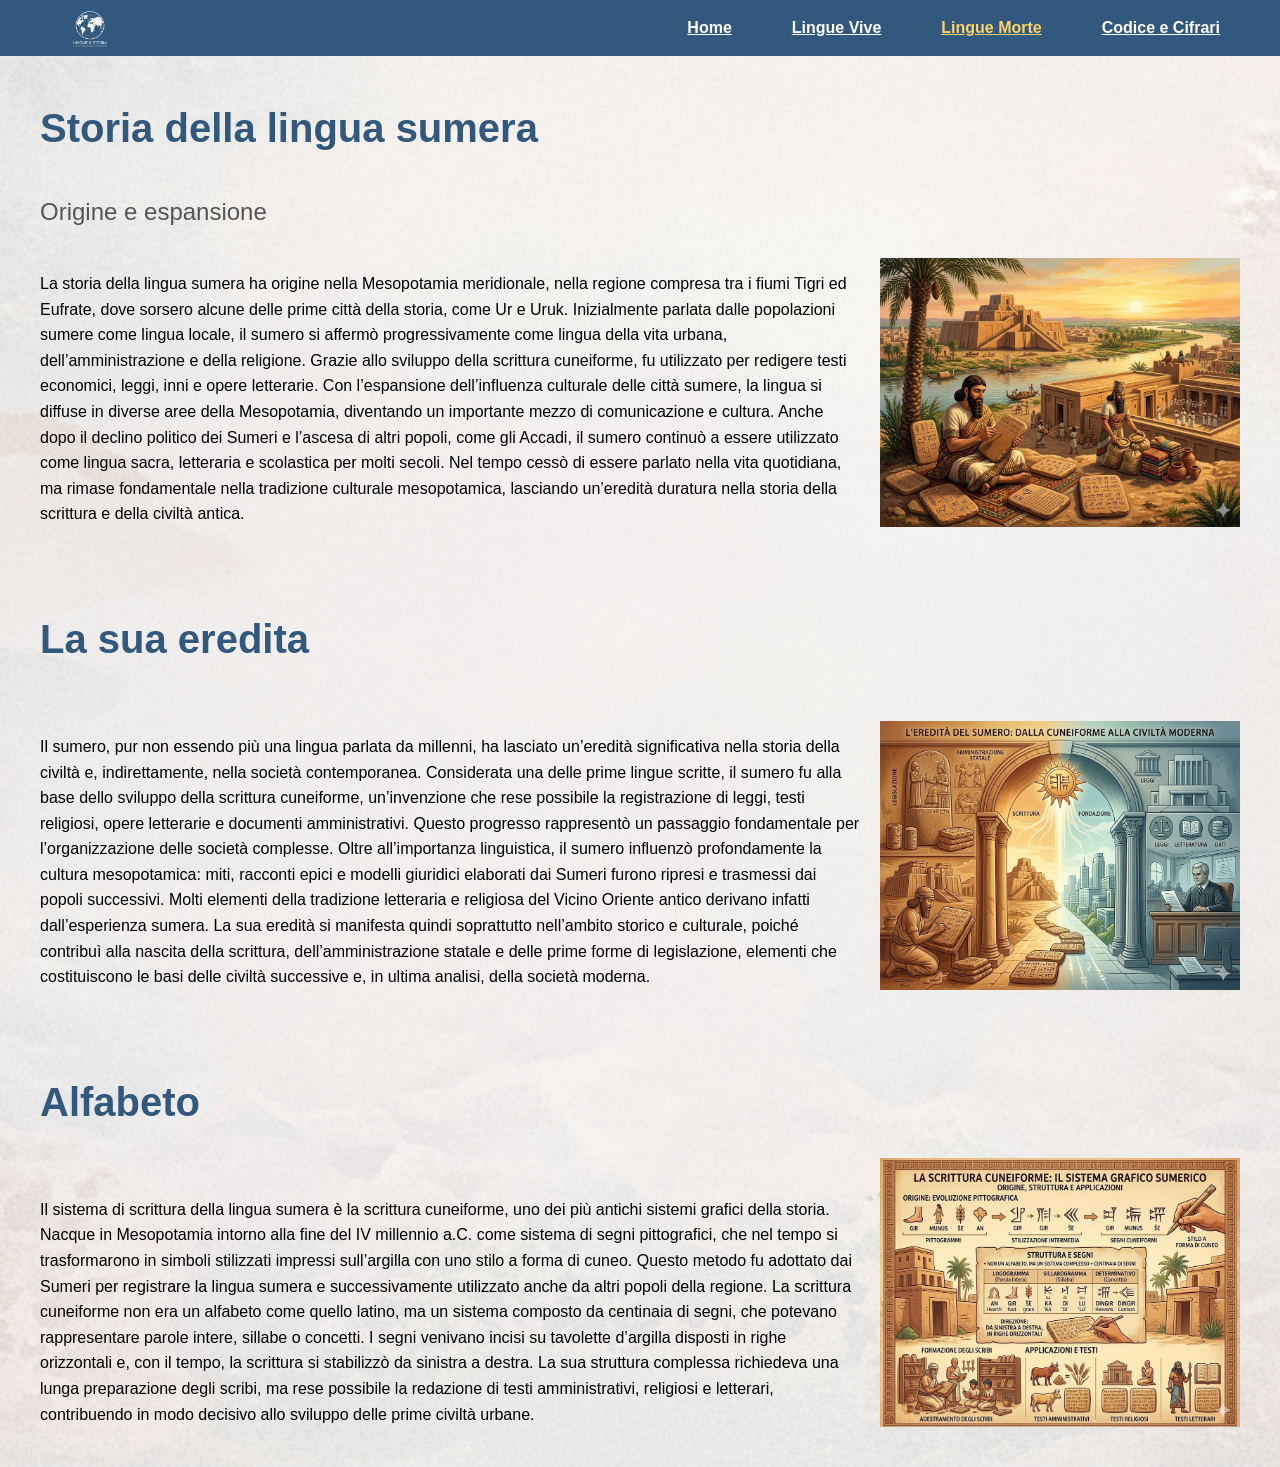
<file: lingue/lingue-morte/sumero.html>
<html>
    <meta charset="UTF-8">
    <meta name="viewport" content="width=device-width, initial-scale=1.0">
<head>
    <title>
        Lingue parlate nel mondo 
    </title> 
    <link rel="stylesheet" href="../../style.css">
</head>

<body class="body_2">
    <header class="header">
        <img src="../../immagini/logo.png" alt="logo" class="header__logo">
        
        <details class="menu" open>
            <summary class="hamburger" id="hamburger">☰</summary>
                <ul class="nav__list">
                    <li class="nav__item"> <a class="nav__link " href="../../index.html">Home</a> </li>
                    <li class="nav__item"> <a class="nav__link"href="../lingue-vive.html">Lingue Vive</a> <ul class="menu-tendina">
                        <li><a href="../lingue-vive/italiano.html">Italiano</a></li>
                        <li><a href="../lingue-vive/inglese.html">Inglese</a></li>
                        <li><a href="../lingue-vive/spagnolo.html">Spagnolo</a></li>
                    </ul></li>

                    <li class="nav__item"> <a class="nav__link nav__link--active"href="../lingue-morte.html">Lingue Morte</a>  <ul class="menu-tendina">
                        <li><a href="grecoantico.html">Greco</a></li>
                        <li><a href="latino.html">Latino</a></li>
                        <li><a  class="nav__link--active" href="sumero.html">Sumero</a></li>
                    </ul></li>
                    <li class="nav__item"> <a class="nav__link " href="../codici-e-cifrari.html">Codice e Cifrari</a> <ul class="menu-tendina">
                        <li><a href="../codici/codicemorse.html">Codice Morse</a></li>
                        <li><a href="../codici/cifrariodicesare.html">Cifrario di Cesare</a></li>
                        <li><a   href="../codici/cifrariodivigenere.html">Cifrario di Vigènere</a></li>
                    </ul> </li>
                </ul>

        </details>  
        
     
    </header>

    <div class="hero--left">
        <div class="hero__content">
            <h1 class="hero__title">Storia della lingua sumera</h1>
            <h2 class="hero__subtitle">Origine e espansione</h2>
            <p class="hero__text">La storia della lingua sumera ha origine nella Mesopotamia meridionale, 
                nella regione compresa tra i fiumi Tigri ed Eufrate, dove sorsero alcune delle prime città 
                della storia, come Ur e Uruk. Inizialmente parlata dalle popolazioni sumere come lingua locale, 
                il sumero si affermò progressivamente come lingua della vita urbana, dell’amministrazione 
                e della religione. Grazie allo sviluppo della scrittura cuneiforme, fu utilizzato per redigere 
                testi economici, leggi, inni e opere letterarie.

                Con l’espansione dell’influenza culturale delle città sumere, la lingua si diffuse in diverse 
                aree della Mesopotamia, diventando un importante mezzo di comunicazione e cultura. Anche dopo 
                il declino politico dei Sumeri e l’ascesa di altri popoli, come gli Accadi, il sumero 
                continuò a essere utilizzato come lingua sacra, letteraria e scolastica per molti secoli. 
                Nel tempo cessò di essere parlato nella vita quotidiana, ma rimase fondamentale nella 
                tradizione culturale mesopotamica, lasciando un’eredità duratura nella storia della 
                scrittura e della civiltà antica.


        </div>
        <img src="../../immagini/storia-sumeri.jpg"
        alt="Mappa dell'Italia"
        class="hero__img">
    </div>


    <div class="hero--left">
        <div class="hero__content">
            <h1 class="hero__title">La sua eredita</h1>
            <p class="hero__text">Il sumero, pur non essendo più una lingua parlata da millenni, ha lasciato 
                un’eredità significativa nella storia della civiltà e, indirettamente, nella società 
                contemporanea. Considerata una delle prime lingue scritte, il sumero fu alla base dello 
                sviluppo della scrittura cuneiforme, un’invenzione che rese possibile la registrazione di 
                leggi, testi religiosi, opere letterarie e documenti amministrativi. Questo progresso 
                rappresentò un passaggio fondamentale per l’organizzazione delle società complesse.

                Oltre all’importanza linguistica, il sumero influenzò profondamente la cultura mesopotamica: 
                miti, racconti epici e modelli giuridici elaborati dai Sumeri furono ripresi e trasmessi dai 
                popoli successivi. Molti elementi della tradizione letteraria e religiosa del Vicino Oriente 
                antico derivano infatti dall’esperienza sumera. La sua eredità si manifesta quindi soprattutto 
                nell’ambito storico e culturale, poiché contribuì alla nascita della scrittura, 
                dell’amministrazione statale e delle prime forme di legislazione, elementi che costituiscono 
                le basi delle civiltà successive e, in ultima analisi, della società moderna.

            </p>
        </div>
        <img src="../../immagini/eredita-sumeri.jpg"
         class="hero__img">
    </div>
        
    <div class="hero--left">
        <div class="hero__content">
            <h1 class="hero__title">Alfabeto</h1>
            <p class="hero__text" >Il sistema di scrittura della lingua sumera è la scrittura cuneiforme, 
                uno dei più antichi sistemi grafici della storia. Nacque in Mesopotamia intorno alla fine 
                del IV millennio a.C. come sistema di segni pittografici, che nel tempo si trasformarono in 
                simboli stilizzati impressi sull’argilla con uno stilo a forma di cuneo. Questo metodo fu 
                adottato dai Sumeri per registrare la lingua sumera e successivamente utilizzato anche da 
                altri popoli della regione.

                La scrittura cuneiforme non era un alfabeto come quello latino, ma un sistema composto da 
                centinaia di segni, che potevano rappresentare parole intere, sillabe o concetti. I segni 
                venivano incisi su tavolette d’argilla disposti in righe orizzontali e, con il tempo, la 
                scrittura si stabilizzò da sinistra a destra. La sua struttura complessa richiedeva una lunga 
                preparazione degli scribi, ma rese possibile la redazione di testi amministrativi, religiosi 
                e letterari, contribuendo in modo decisivo allo sviluppo delle prime civiltà urbane.

            </p>
        </div>
        <img src="../../immagini/alfabeto-sumeri.jpg"
         class="hero__img">
    </div>
</body>



</html>
</file>
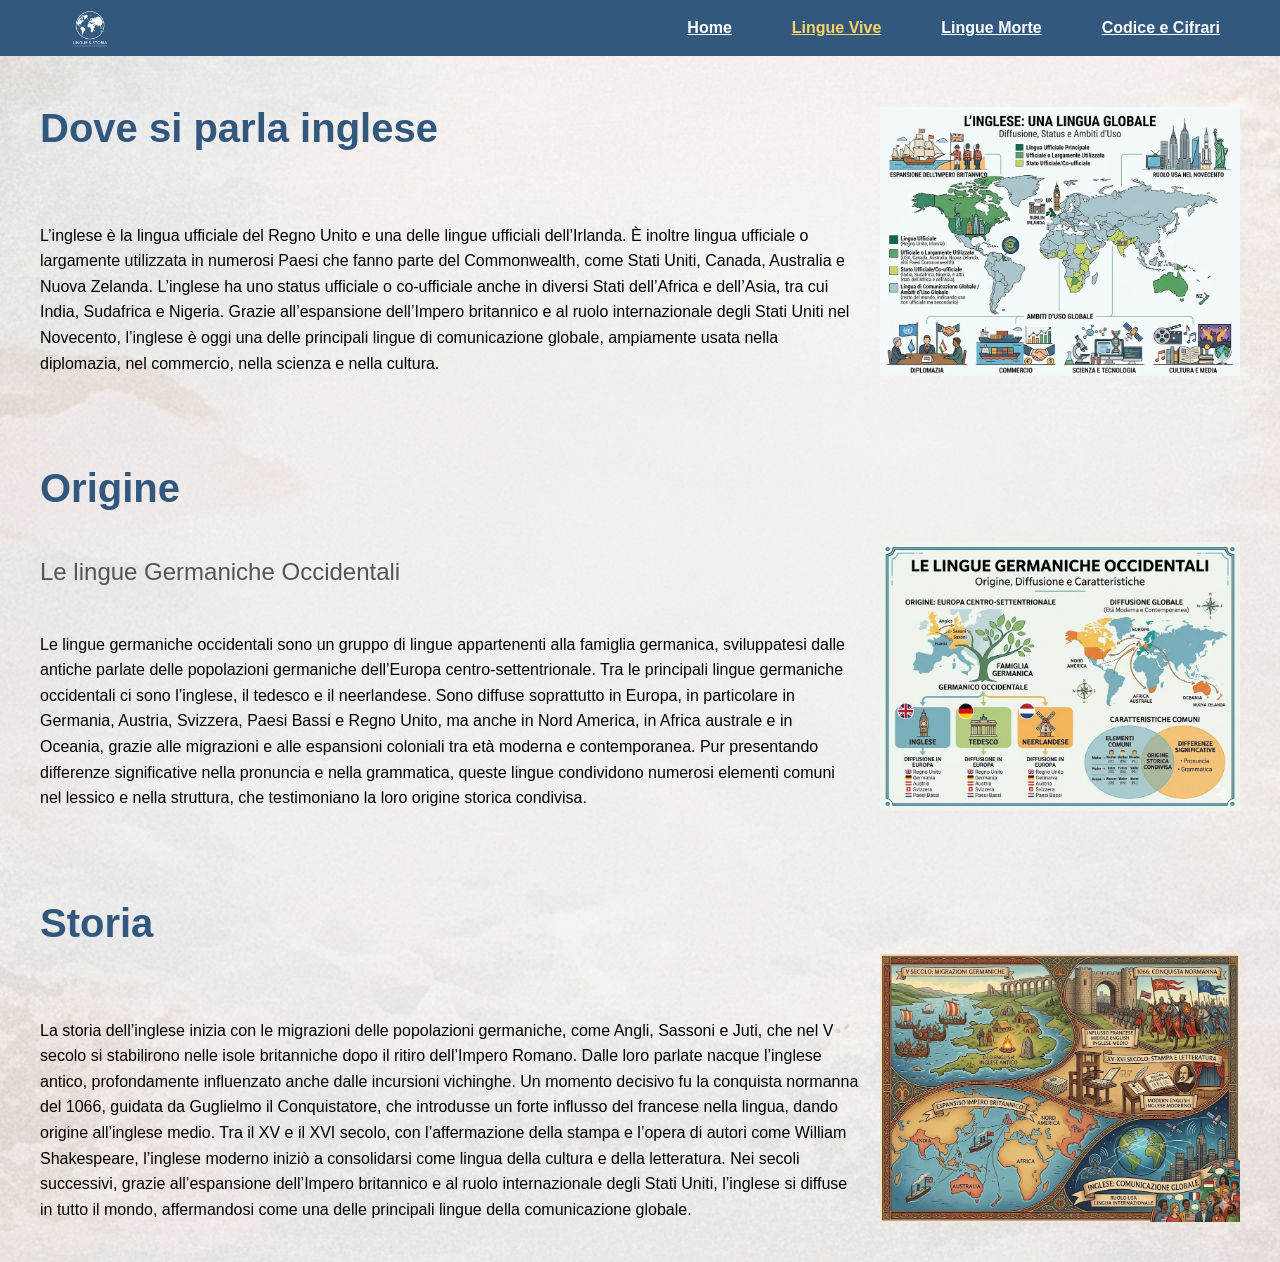
<file: lingue/lingue-vive/inglese.html>
<html>
    <meta charset="UTF-8">
    <meta name="viewport" content="width=device-width, initial-scale=1.0">
<head>
    <title>
        Lingue parlate nel mondo 
    </title> 
    <link rel="stylesheet" href="../../style.css">
</head>

<body class="body_2">
    <header class="header">
        <img src="../../immagini/logo.png" alt="logo" class="header__logo">
        
        <details class="menu" open>
            <summary class="hamburger" id="hamburger">☰</summary>
                <ul class="nav__list">
                    <li class="nav__item"> <a class="nav__link " href="../../index.html">Home</a> </li>
                    <li class="nav__item"> <a class="nav__link nav__link--active"href="../lingue-vive.html">Lingue Vive</a> <ul class="menu-tendina">
                        <li><a href="italiano.html">Italiano</a></li>
                        <li><a class="nav__link--active" href="inglese.html">Inglese</a></li>
                        <li><a href="spagnolo.html">Spagnolo</a></li>
                    </ul></li>

                    <li class="nav__item"> <a class="nav__link "href="../lingue-morte.html">Lingue Morte</a>  <ul class="menu-tendina">
                        <li><a href="../lingue-morte/grecoantico.html">Greco</a></li>
                        <li><a  href="../lingue-morte/latino.html">Latino</a></li>
                        <li><a href="../lingue-morte/sumero.html">Sumero</a></li>
                    </ul></li>
                    <li class="nav__item"> <a class="nav__link " href="../codici-e-cifrari.html">Codice e Cifrari</a> <ul class="menu-tendina">
                        <li><a href="../codici/codicemorse.html">Codice Morse</a></li>
                        <li><a href="../codici/cifrariodicesare.html">Cifrario di Cesare</a></li>
                        <li><a   href="../codici/cifrariodivigenere.html">Cifrario di Vigènere</a></li>
                    </ul> </li>
                </ul>

        </details>  
  
    </header>

    <div class="hero--left">
        <div class="hero__content">
            <h1 class="hero__title">Dove si parla inglese</h1>
            <p class="hero__text">L’inglese è la lingua ufficiale del Regno Unito e una delle lingue ufficiali 
                dell’Irlanda. È inoltre lingua ufficiale o largamente utilizzata in numerosi Paesi che fanno 
                parte del Commonwealth, come Stati Uniti, Canada, Australia e Nuova Zelanda.

                L’inglese ha uno status ufficiale o co-ufficiale anche in diversi Stati dell’Africa e dell’Asia, 
                tra cui India, Sudafrica e Nigeria. Grazie all’espansione dell’Impero britannico e al ruolo 
                internazionale degli Stati Uniti nel Novecento, l’inglese è oggi una delle principali lingue di 
                comunicazione globale, ampiamente usata nella diplomazia, nel commercio, nella scienza e nella 
                cultura.
        </div>
        <img src="../../immagini/mappa-inglese.jpg"
        alt="Mappa dell'Italia"
        class="hero__img">
    </div>


    <div class="hero--left">
        <div class="hero__content">
            <h1 class="hero__title">Origine</h1>
            <h2 class="hero__subtitle">Le lingue Germaniche Occidentali</h2>
            <p class="hero__text">Le lingue germaniche occidentali sono un gruppo di lingue appartenenti alla 
                famiglia germanica, sviluppatesi dalle antiche parlate delle popolazioni germaniche dell’Europa 
                centro-settentrionale. Tra le principali lingue germaniche occidentali ci sono l’inglese, 
                il tedesco e il neerlandese. Sono diffuse soprattutto in Europa, in particolare in Germania, 
                Austria, Svizzera, Paesi Bassi e Regno Unito, ma anche in Nord America, in Africa australe e 
                in Oceania, grazie alle migrazioni e alle espansioni coloniali tra età moderna e contemporanea.

                Pur presentando differenze significative nella pronuncia e nella grammatica, queste lingue 
                condividono numerosi elementi comuni nel lessico e nella struttura, che testimoniano la loro 
                origine storica condivisa.
            </p>
        </div>
        <img src="../../immagini/inglese-germanico.jpg"
         class="hero__img">
    </div>
        
    <div class="hero--left">
        <div class="hero__content">
            <h1 class="hero__title">Storia</h1>
            <p class="hero__text" >La storia dell’inglese inizia con le migrazioni delle popolazioni germaniche, 
                come Angli, Sassoni e Juti, che nel V secolo si stabilirono nelle isole britanniche dopo il 
                ritiro dell’Impero Romano. Dalle loro parlate nacque l’inglese antico, profondamente 
                influenzato anche dalle incursioni vichinghe. Un momento decisivo fu la conquista normanna del 
                1066, guidata da Guglielmo il Conquistatore, che introdusse un forte influsso del francese nella 
                lingua, dando origine all’inglese medio.

                Tra il XV e il XVI secolo, con l’affermazione della stampa e l’opera di autori come William 
                Shakespeare, l’inglese moderno iniziò a consolidarsi come lingua della cultura e della 
                letteratura. Nei secoli successivi, grazie all’espansione dell’Impero britannico e al ruolo 
                internazionale degli Stati Uniti, l’inglese si diffuse in tutto il mondo, affermandosi come 
                una delle principali lingue della comunicazione globale.
            </p>
        </div>
        <img src="../../immagini/inglese-storia.jpg"
         class="hero__img">
    </div>
</body>



</html>
</file>
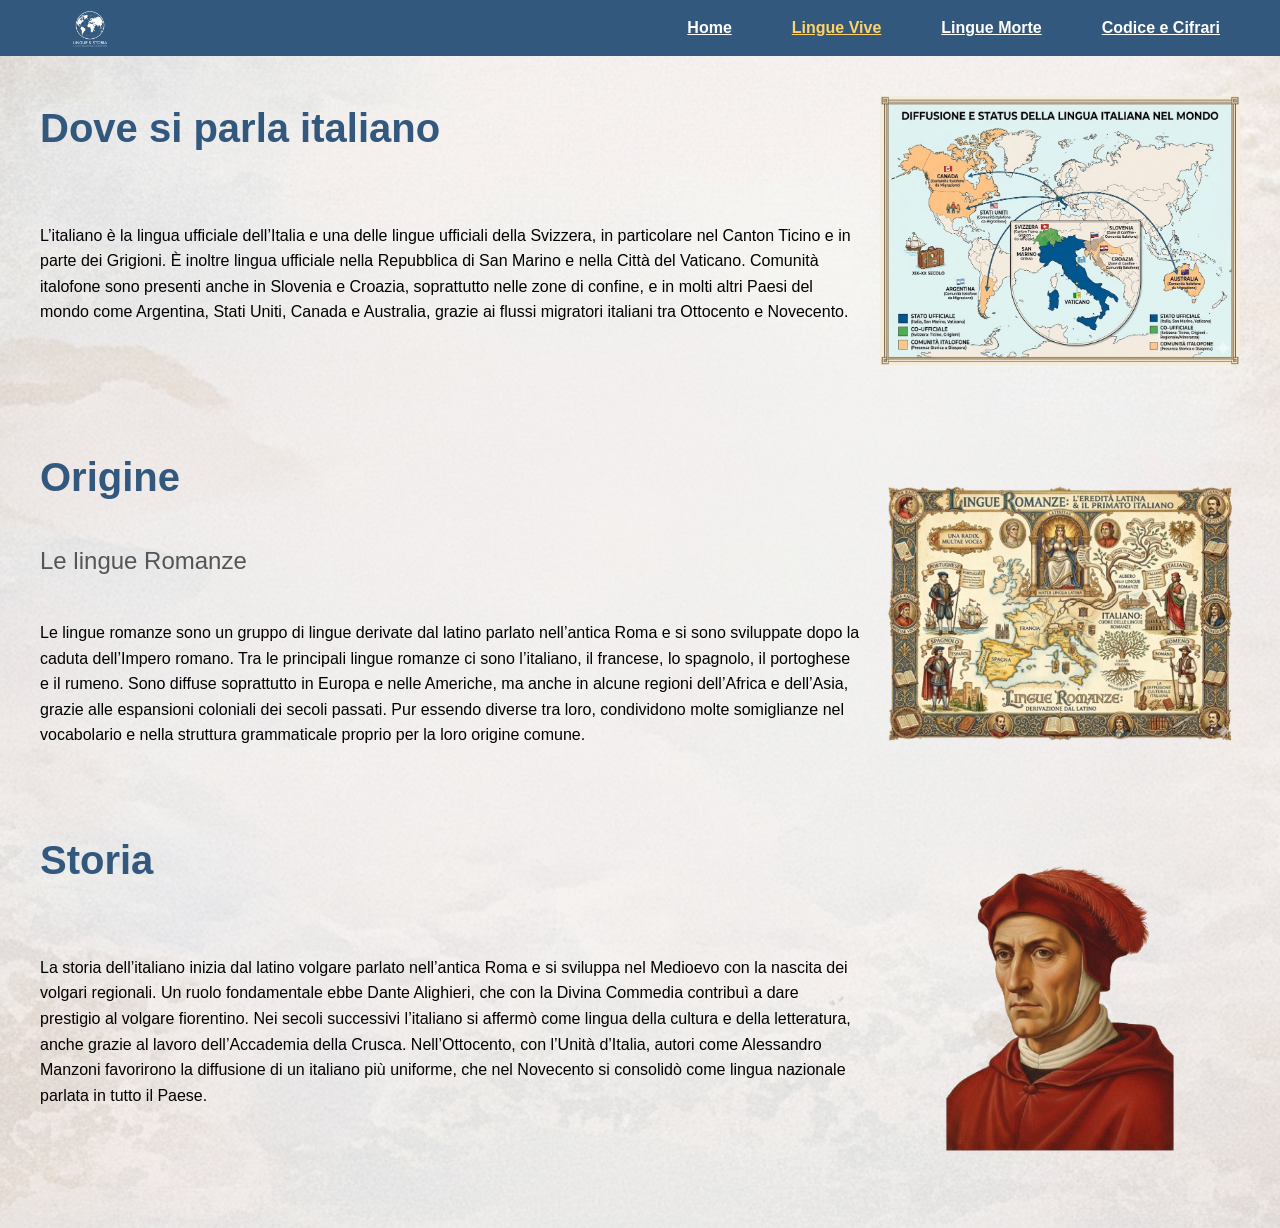
<file: lingue/lingue-vive/italiano.html>
<html>
    <meta charset="UTF-8">
    <meta name="viewport" content="width=device-width, initial-scale=1.0">
<head>
    <title>
        Lingue parlate nel mondo 
    </title> 
    <link rel="stylesheet" href="../../style.css">
</head>

<body class="body_2">
    <header class="header">
        <img src="../../immagini/logo.png" alt="logo" class="header__logo">
        
        <details class="menu" open>
            <summary class="hamburger" id="hamburger">☰</summary>
                <ul class="nav__list">
                    <li class="nav__item"> <a class="nav__link " href="../../index.html">Home</a> </li>
                    <li class="nav__item"> <a class="nav__link nav__link--active"href="../lingue-vive.html">Lingue Vive</a> <ul class="menu-tendina">
                        <li><a class="nav__link--active" href="italiano.html">Italiano</a></li>
                        <li><a  href="inglese.html">Inglese</a></li>
                        <li><a href="spagnolo.html">Spagnolo</a></li>
                    </ul></li>

                    <li class="nav__item"> <a class="nav__link "href="../lingue-morte.html">Lingue Morte</a>  <ul class="menu-tendina">
                        <li><a href="../lingue-morte/grecoantico.html">Greco</a></li>
                        <li><a  href="../lingue-morte/latino.html">Latino</a></li>
                        <li><a href="../lingue-morte/sumero.html">Sumero</a></li>
                    </ul></li>
                    <li class="nav__item"> <a class="nav__link " href="../codici-e-cifrari.html">Codice e Cifrari</a> <ul class="menu-tendina">
                        <li><a href="../codici/codicemorse.html">Codice Morse</a></li>
                        <li><a href="../codici/cifrariodicesare.html">Cifrario di Cesare</a></li>
                        <li><a   href="../codici/cifrariodivigenere.html">Cifrario di Vigènere</a></li>
                    </ul> </li>
                </ul>

        </details>  
  
    </header>

    <div class="hero--left">
        <div class="hero__content">
            <h1 class="hero__title">Dove si parla italiano</h1>
            <p class="hero__text">L’italiano è la lingua ufficiale dell’Italia e una delle lingue ufficiali della Svizzera, 
                in particolare nel Canton Ticino e in parte dei Grigioni. È inoltre lingua ufficiale nella Repubblica di San Marino 
                e nella Città del Vaticano. Comunità italofone sono presenti anche in Slovenia e Croazia, soprattutto nelle zone di confine, 
                e in molti altri Paesi del mondo come Argentina, Stati Uniti, Canada e Australia, grazie ai flussi migratori italiani tra Ottocento e Novecento.
            </p>
        </div>
        <img src="../../immagini/mappa-italiano.jpg"
        alt="Mappa dell'Italia"
        class="hero__img">
    </div>


    <div class="hero--left">
        <div class="hero__content">
            <h1 class="hero__title">Origine</h1>
            <h2 class="hero__subtitle">Le lingue Romanze</h2>
            <p class="hero__text">Le lingue romanze sono un gruppo di lingue derivate dal latino parlato nell’antica Roma
                e si sono sviluppate dopo la caduta dell’Impero romano. Tra le principali lingue romanze ci sono l’italiano, il francese, lo spagnolo, 
                il portoghese e il rumeno. Sono diffuse soprattutto in Europa e nelle Americhe, ma anche in alcune regioni dell’Africa e dell’Asia, grazie 
                alle espansioni coloniali dei secoli passati. Pur essendo diverse tra loro, condividono molte somiglianze nel vocabolario e nella struttura 
                grammaticale proprio per la loro origine comune.
            </p>
        </div>
        <img src="../../immagini/italiano-romanze.png"
         class="hero__img">
    </div>
        
    <div class="hero--left">
        <div class="hero__content">
            <h1 class="hero__title">Storia</h1>
            <p class="hero__text" >La storia dell’italiano inizia dal latino volgare parlato nell’antica Roma e si sviluppa nel Medioevo con la nascita dei volgari regionali. 
                Un ruolo fondamentale ebbe Dante Alighieri, che con la Divina Commedia contribuì a dare prestigio al volgare fiorentino. Nei secoli successivi l’italiano si affermò come lingua della cultura e della letteratura, 
                anche grazie al lavoro dell’Accademia della Crusca. Nell’Ottocento, con l’Unità d’Italia, autori come Alessandro Manzoni favorirono la diffusione di un italiano più uniforme, che nel Novecento si consolidò come 
                lingua nazionale parlata in tutto il Paese.
            </p>
        </div>
        <img src="../../immagini/dante.png"
         class="hero__img">
    </div>
</body>



</html>
</file>
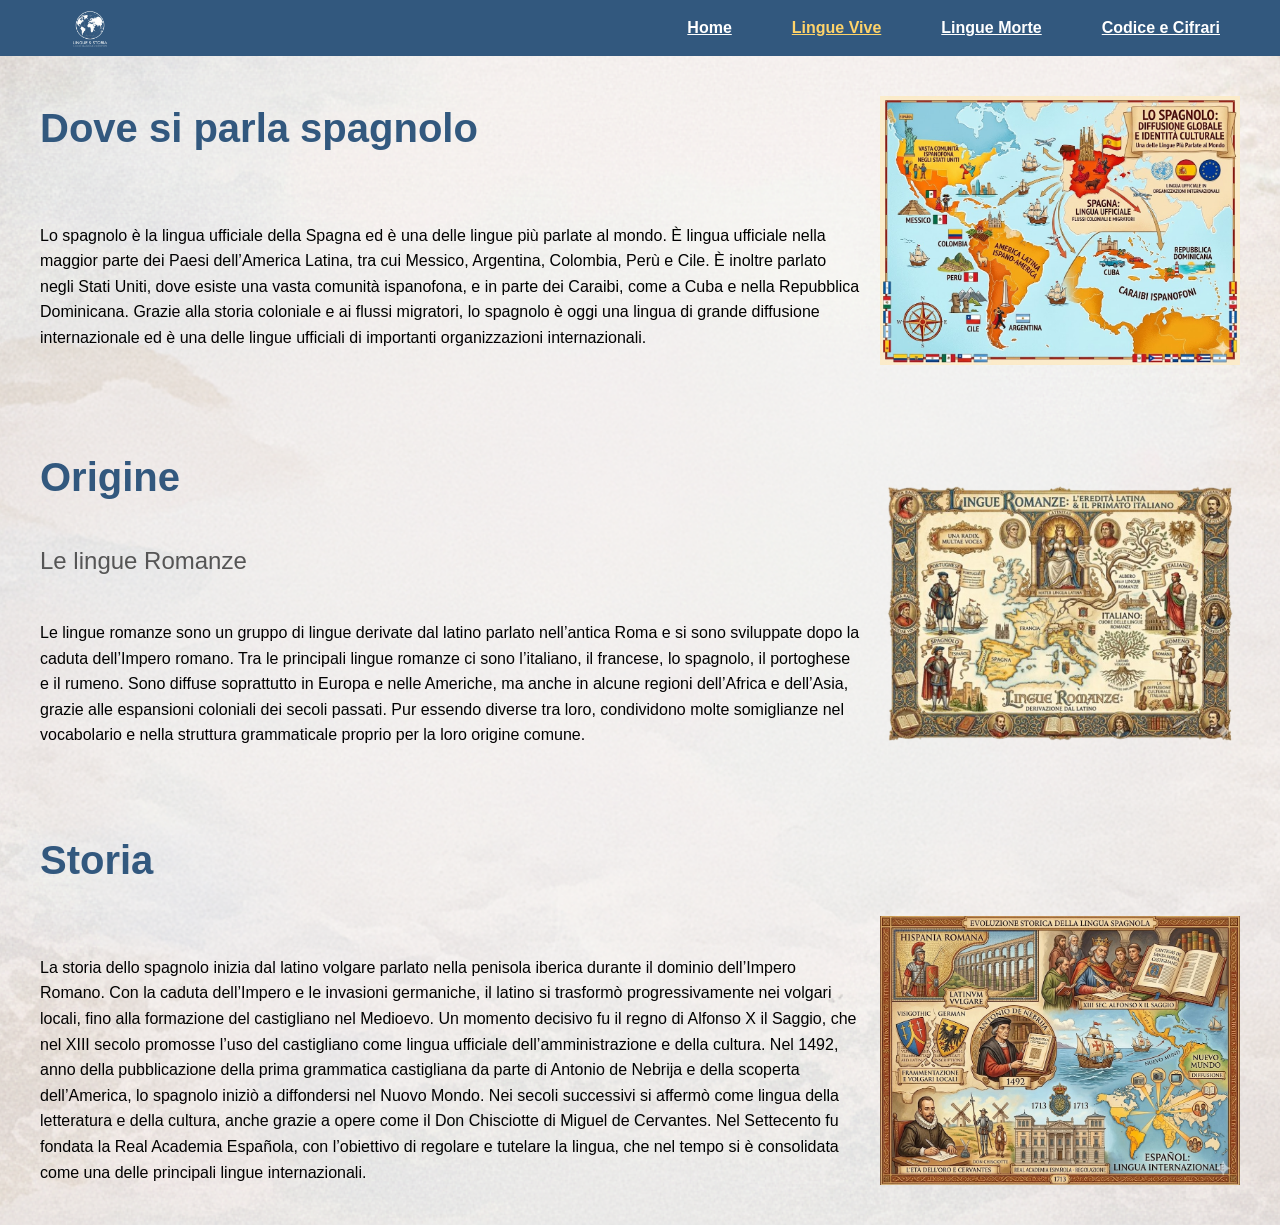
<file: lingue/lingue-vive/spagnolo.html>
<html>
    <meta charset="UTF-8">
    <meta name="viewport" content="width=device-width, initial-scale=1.0">
<head>
    <title>
        Lingue parlate nel mondo 
    </title> 
    <link rel="stylesheet" href="../../style.css">
</head>

<body class="body_2">
    <header class="header">
        <img src="../../immagini/logo.png" alt="logo" class="header__logo">
        
        <details class="menu" open>
            <summary class="hamburger" id="hamburger">☰</summary>
                <ul class="nav__list">
                    <li class="nav__item"> <a class="nav__link " href="../../index.html">Home</a> </li>
                    <li class="nav__item"> <a class="nav__link nav__link--active"href="../lingue-vive.html">Lingue Vive</a> <ul class="menu-tendina">
                        <li><a href="italiano.html">Italiano</a></li>
                        <li><a href="inglese.html">Inglese</a></li>
                        <li><a class="nav__link--active"  href="spagnolo.html">Spagnolo</a></li>
                    </ul></li>

                    <li class="nav__item"> <a class="nav__link "href="../lingue-morte.html">Lingue Morte</a>  <ul class="menu-tendina">
                        <li><a href="../lingue-morte/grecoantico.html">Greco</a></li>
                        <li><a  href="../lingue-morte/latino.html">Latino</a></li>
                        <li><a href="../lingue-morte/sumero.html">Sumero</a></li>
                    </ul></li>
                    <li class="nav__item"> <a class="nav__link " href="../codici-e-cifrari.html">Codice e Cifrari</a> <ul class="menu-tendina">
                        <li><a href="../codici/codicemorse.html">Codice Morse</a></li>
                        <li><a href="../codici/cifrariodicesare.html">Cifrario di Cesare</a></li>
                        <li><a   href="../codici/cifrariodivigenere.html">Cifrario di Vigènere</a></li>
                    </ul> </li>
                </ul>

        </details>  
  
    </header>

    <div class="hero--left">
        <div class="hero__content">
            <h1 class="hero__title">Dove si parla spagnolo</h1>
            <p class="hero__text">Lo spagnolo è la lingua ufficiale della Spagna ed è una delle lingue più 
                parlate al mondo. È lingua ufficiale nella maggior parte dei Paesi dell’America Latina, 
                tra cui Messico, Argentina, Colombia, Perù e Cile. È inoltre parlato negli Stati Uniti, 
                dove esiste una vasta comunità ispanofona, e in parte dei Caraibi, come a Cuba e nella 
                Repubblica Dominicana.

                Grazie alla storia coloniale e ai flussi migratori, lo spagnolo è oggi una lingua di grande 
                diffusione internazionale ed è una delle lingue ufficiali di importanti organizzazioni 
                internazionali.
        </div>
        <img src="../../immagini/mappa-spagnolo.jpg"
        alt="Mappa dell'Italia"
        class="hero__img">
    </div>


    <div class="hero--left">
        <div class="hero__content">
            <h1 class="hero__title">Origine</h1>
            <h2 class="hero__subtitle">Le lingue Romanze</h2>
            <p class="hero__text">Le lingue romanze sono un gruppo di lingue derivate dal latino parlato nell’antica Roma
                e si sono sviluppate dopo la caduta dell’Impero romano. Tra le principali lingue romanze ci sono l’italiano, il francese, lo spagnolo, 
                il portoghese e il rumeno. Sono diffuse soprattutto in Europa e nelle Americhe, ma anche in alcune regioni dell’Africa e dell’Asia, grazie 
                alle espansioni coloniali dei secoli passati. Pur essendo diverse tra loro, condividono molte somiglianze nel vocabolario e nella struttura 
                grammaticale proprio per la loro origine comune.
            </p>
        </div>
        <img src="../../immagini/italiano-romanze.png"
         class="hero__img">
    </div>
        
    <div class="hero--left">
        <div class="hero__content">
            <h1 class="hero__title">Storia</h1>
            <p class="hero__text" >La storia dello spagnolo inizia dal latino volgare parlato nella penisola 
                iberica durante il dominio dell’Impero Romano. Con la caduta dell’Impero e le invasioni 
                germaniche, il latino si trasformò progressivamente nei volgari locali, fino alla formazione 
                del castigliano nel Medioevo. Un momento decisivo fu il regno di Alfonso X il Saggio, 
                che nel XIII secolo promosse l’uso del castigliano come lingua ufficiale dell’amministrazione 
                e della cultura.

                Nel 1492, anno della pubblicazione della prima grammatica castigliana da parte di Antonio 
                de Nebrija e della scoperta dell’America, lo spagnolo iniziò a diffondersi nel Nuovo Mondo. 
                Nei secoli successivi si affermò come lingua della letteratura e della cultura, anche grazie 
                a opere come il Don Chisciotte di Miguel de Cervantes. Nel Settecento fu fondata la Real 
                Academia Española, con l’obiettivo di regolare e tutelare la lingua, che nel tempo si è 
                consolidata come una delle principali lingue internazionali.
            </p>
        </div>
        <img src="../../immagini/spagnolo-storia.jpg"
         class="hero__img">
    </div>
</body>



</html>
</file>
<file: style.css>
body, html{ font-family: 'Segoe UI', Tahoma, sans-serif; line-height: 1.6; font-size: medium; box-sizing: border-box;margin: 0;padding: 0;}
*,*:before,*:after{ box-sizing: border-box;}
.body_1{background-image: url("immagini/background1.jpeg");background-size: cover;background-repeat: no-repeat;background-position: center;background-attachment:local;}
.body_2{background-image: url("immagini/background2.png");background-size: cover;background-repeat: no-repeat;background-position: center;background-attachment:local;}

.header{display: flex;justify-content: space-between;align-items: center;background: #32587e;padding: 0 40px;
}

.header__logo{
    border: 1px, solid, #32587e;
    max-width: 100px;
    height: auto;
}

.menu{display: flex;}

.hamburger{
    display: none;
    background: none;
    border: none;
    font-size: 1.8rem;
    cursor: pointer;
    color: white;
    transition: 0.3s;
}

.hamburger:hover{ color: #ffd369;}


.nav__list{display: flex; gap: 20px; padding:0 ; margin: 0;}
.nav__item{display: inline-block; position:relative;}
.nav__link{padding: 15px 20px; display: inline-block;color: white; font-weight: bold;transition: 0.3s;}
.nav__link:hover{color: #ffd369;}
.nav__link--active{color: #ffd369;}
.menu-tendina{padding: 15px 20px;display:none;position:absolute;top:100%;left:auto;background:#32587e;list-style:none;z-index:1000;}
.nav__item:hover .menu-tendina{display:block;}
.menu-tendina a{color:white;text-decoration:none;}
.menu-tendina a:visited{color:white;}
.menu-tendina a:hover{ color:#ffd369;}

.hero{display: block;text-align: center;padding: 50px 40px;}
.hero--left{display: block;padding: 40px 40px;text-align: left;pointer-events: none;}
.hero--right{flex-direction: row-reverse;}
.hero--left, .hero--right{display: flex;align-items: flex-start;gap: 20px;padding: 40px;
}

.hero__img{max-width: 30%;max-height: 100%;height: auto;width: auto;align-self:last baseline;flex-shrink: 0;}
.hero__content {display: flex;flex-direction: column;gap: 10px;}

.hero__title{font-size: 40px; position: relative; margin: 0; COLOR: #32587e}
.hero__title::after, .timeline__title::after{content: ""; display: block; width: 0px; height: 3px; background: #ffd369; margin: 10px auto; transition: 0.8s;}
.hero__title:hover::after, .timeline__title:hover::after{width: 30%;}
.hero__subtitle{ font-weight: 400; color: #555; padding: 0; margin: 0; }
.hero__text{margin-top: 30px; padding: 0 0%;}


.hero__text--dead{margin-top: 30px; padding: 0 20%; color: #8c6b4f;}

.section-title{display: flex;justify-content: center;align-items: center;text-align: center;font-weight: 600; color: #32587e; padding: 0; margin: 0;}
.section-title::before{content: "";width: 170px;border-bottom:1px solid grey;margin: 0 15px;}
.section-title::after{content: "";width: 170px;border-bottom: 1px solid grey;margin: 0 15px;}

.mappa{display:block;margin:40px auto;max-width: 50%;max-height: 100%;border-radius: 20px;border: 2px solid rgb(207, 190, 190);}

.grid{display: flex; padding: 0px 10%; flex-wrap: wrap; color: #444; line-height:1.6; text-align: center;}
.grid__column{width: 33.3%; padding: 10px 20px;}
.grid__column--dead{width: 50%; padding: 10px 5px;}

.card{background: white; padding: 20px; border-radius: 12px; box-shadow: 0 8px 20px rgba(0,0,0,0.08); transition: 0.3; margin: 30px}
.card:hover{transform: translateY(-10px); box-shadow: 0 15px 30px rgba(0,0,0,0.12)}
.card-transparent{background: transparent;}
.card--white{background: white;}
.card__img {max-width: 100%;height: auto;}
.card__img1{max-width: 30%;height:auto; align-content: center;}

.button{padding: 15px 20px; display: inline-block; color: white; width: 100%; text-align: center; transition: 0.3; border-radius: 6px; margin-top: 20px}
.button:hover{background: #ffd369; color: #1e2a38; opacity: 0.85;}

.tag{display:flex; align-items: center; justify-content:space-around; gap:8px; padding:4px 12px; flex-wrap: wrap;}
.tag__button{display: inline-block; max-width: 180px; font-size: 12px; font-weight: 600;border-radius: 20px; padding: 5px 12px; text-align:center;}

.box{display:flex; justify-content:center;align-items: center; width: 100%;
    padding: 20px 20%;background: radial-gradient(white, rgba(137, 163, 69, 0.516));}
.box__txt{text-align: center;padding: 0 20px; color:#1e2a38; }


.timeline__title { font-size: 38px; text-align: center; margin-bottom: 60px; color: #5c3a21; }
.timeline__container { position: relative; max-width: 1200px; margin: 0 auto; }
.timeline__container::before { content: ""; position: absolute; left: 50%; top: 0; width: 4px; height: 100%; background: #d6bfa7; transform: translateX(-50%); }
.timeline__item { position: relative; width: 50%; padding: 20px 40px; box-sizing: border-box; display: flex; }
.timeline__item:nth-child(odd) { left: 0; justify-content: flex-end; }
.timeline__item:nth-child(even) { left: 50%; justify-content: flex-start; }
.timeline__content { display: flex; background: white; border-radius: 10px; box-shadow: 0 8px 20px rgba(0,0,0,0.05); overflow: hidden; width: 100%; max-width: 500px; }
.timeline__date-box { padding: 20px; background: #f9f4ef; min-width: 130px; border-right: 1px solid #eee; text-align: center; display: flex; flex-direction: column; justify-content: center; }
.timeline__info-box { padding: 20px; flex-grow: 1; }
.timeline__item::before { content: ""; position: absolute; top: 40px; width: 15px; height: 15px; background: #5c3a21; border-radius: 50%; z-index: 1; }
.timeline__item:nth-child(odd)::before { right: -8px; }
.timeline__item:nth-child(even)::before { left: -8px; }
.timeline__date { font-weight: bold; display: block; color: #5c3a21; }
.timeline__info-box h1 { font-size: 22px; margin: 0 0 10px 0; color: #5c3a21; }

.tag__button--azzuro { background: #dbeafe; color: #1e40af; }
.tag__button--marron
 { background: #f3e8ff; color:#97663b; }
.tag__button--verd
{ background: #f3f4f6; color:#5b7540; width: auto; }
.text--blu{color: #32587e; }
.text--marrone{color: #97663b; }
.text--verde{color: #5b7540; }
.button--blu{background:#32587e;}
.button--marrone{background:#97663b;}
.button--verde{background: #5b7540;}
.button--gold{ background:#a69b25}

@media (max-width: 768px){
    .hero__title { font-size: 36px; }
    .hero { padding: 40px 5%; }
    .header{flex-wrap:wrap;padding:10px 20px;}
    .header__logo{max-width:80px;}

    /* HAMBURGER */

    .hamburger{display:flex;font-size:1.8rem;cursor: pointer;padding:10px 0;justify-content: flex-end;}
    .hamburger::-webkit-details-marker{display:none;}

    /* MENU */

    .menu{display:block;width:100%;}
    .nav__list{flex-direction:column;width:100%;}
    .nav__item{width:100%;border-bottom:1px solid rgba(255,255,255,0.2);}
    .nav__link{display:inline-block;width:100%;position:relative;}
    .menu-tendina{padding:10px;display:none;position:absolute;top:0;left:30%;background:#32587e;list-style:none;z-index:1000;}
    .nav__item:hover .menu-tendina{display:block;}
    .menu-tendina a{display:block;color:white;text-decoration:none;}
    .menu-tendina a:visited{color:white;}
    .menu-tendina a:hover{ color:#ffd369;}
    /* HERO */

    .hero, .hero--left, .hero--right { 
        flex-direction: column !important; 
        text-align: center !important; 
        padding: 40px 20px; 
    }
    .hero__img { max-width: 70%; margin-bottom: 20px; align-self: center; border: 2px solid rgb(207, 190, 190);}
    .hero__title::after { margin: 10px auto !important; }
    .hero__text--dead { padding: 0; }

    /* GRID */
    .grid { padding: 0 15px; }
    .grid__column, .grid__column--dead { flex: 1 1 100%; }
    .section-title::before, .section-title::after { display: none; }

    /* CARD e MAPPA*/

    .card{margin:20px 0;}
    .mappa{display:block;margin:20px auto;max-width: 90%;max-height: 100%;border-radius: 20px;}

    /* BOX */

    .box {flex-direction: column; padding: 40px 20px; }
    .pg-codici__schede { gap: 1rem; }
    .sch-codice { width: 100%; max-width: 320px; }

    /* TIMELINE */
    .timeline__container::before { left: 30px; transform: none; }
    .timeline__item { width: 100% !important; left: 0 !important; padding-left: 60px !important; padding-right: 20px !important; margin-bottom: 30px; justify-content: flex-start !important; }
    .timeline__item::before { left: 13px !important; right: auto !important; top: 40px; }
    .timeline__content { flex-direction: column; }
    .timeline__date-box { width: 100% !important; border-right: none !important; border-bottom: 1px solid #eee; text-align: left; padding: 15px 20px; }
    .timeline__info-box { padding: 20px; }
}


* { margin: 0; padding: 0; box-sizing: border-box; }
@keyframes caduta-car { 0% { transform: translateY(-100vh); } 100% { transform: translateY(110vh); } }
@keyframes pulsazione-bagliore { 0%, 100% { opacity: 0; } 50% { opacity: 0.5; } }
.pg-codici { position: relative; min-height: 100vh; width: 100%; display: flex; flex-direction: column; align-items: center; justify-content: center; overflow: hidden; transition: all 0.6s ease; font-family: "Georgia", serif; padding: 2rem; }
.pg-codici--chiaro { background: #f0f2f5; color: #1a1a1a; }
.pg-codici--segreto { background: #0d0f12; color: #00ff66; font-family: "Courier New", monospace; }
.pg-codici__sfondo { position: absolute; inset: 0; pointer-events: none; z-index: 0; }
.pg-codici__sfondo-car { position: absolute; top: 0; font-size: 1.1rem; animation: caduta-car linear infinite; user-select: none; }
.pg-codici--chiaro .pg-codici__sfondo-car { color: #8e9aaf; }
.pg-codici--segreto .pg-codici__sfondo-car { color: #00cc55; }
.pg-codici__int-box { position: relative; z-index: 10; margin-bottom: 2rem; }
.pg-codici__int { display: flex; align-items: center; gap: 0.8rem; cursor: pointer; padding: 0.6rem 1.4rem; border-radius: 50px; border: 2px solid currentColor; transition: 0.4s; user-select: none; }
.pg-codici--chiaro .pg-codici__int { border-color: #ccd1d9; background: #fff; }
.pg-codici--segreto .pg-codici__int { border-color: #008833; background: #1a1d21; }
.pg-codici__int-punto { width: 14px; height: 14px; border-radius: 50%; transition: 0.4s; }
.pg-codici--chiaro .pg-codici__int-punto { background: #3b82f6; }
.pg-codici--segreto .pg-codici__int-punto { background: #ff3333; }
.pg-codici__int-testo { font-size: 0.9rem; font-weight: 600; }
.pg-codici__tit { position: relative; z-index: 10; font-size: clamp(2rem, 5vw, 3.5rem); font-weight: 700; text-align: center; margin-bottom: 3rem; letter-spacing: 0.05em; transition: 0.4s; }
.pg-codici__tit:hover { letter-spacing: 0.2em; }
.pg-codici--chiaro .pg-codici__tit { text-shadow: 0 2px 10px rgba(0,0,0,0.05); }
.pg-codici--segreto .pg-codici__tit { text-shadow: 0 0 15px #00ff66; }
.pg-codici__schede { position: relative; z-index: 10; display: flex; gap: 2rem; flex-wrap: wrap; justify-content: center; max-width: 1000px; }
.sch-codice { position: relative; width: 260px; padding: 2.5rem 1.5rem; border-radius: 18px; text-align: center; cursor: pointer; transition: 0.4s; overflow: hidden; }
.pg-codici--chiaro .sch-codice { background: #fff; border: 1px solid #ddd; box-shadow: 0 4px 15px rgba(0,0,0,0.05); }
.pg-codici--segreto .sch-codice { background: #1a1d21; border: 1px solid #005522; }
.sch-codice:hover { transform: translateY(-10px); }
.sch-codice__luc { font-size: 2.5rem; margin-bottom: 1rem; position: relative; height: 3.5rem; }
.sch-codice__luc-ico { position: absolute; left: 50%; transform: translateX(-50%); transition: 0.3s; }
.sch-codice__luc-ico--aperto { opacity: 0; transform: translateX(-50%) scale(0.5); }
.sch-codice:hover .sch-codice__luc-ico--chiuso { opacity: 0; transform: translateX(-50%) rotate(-20deg) scale(0.8); }
.sch-codice:hover .sch-codice__luc-ico--aperto { opacity: 1; transform: translateX(-50%) scale(1.1); }
.sch-codice__nome { font-weight: 700; margin-bottom: 0.5rem;color: currentColor}
.sch-codice__frase { font-size: 0.85rem; opacity: 0; transform: translateY(10px); transition: 0.4s; font-style: italic; }
.sch-codice:hover .sch-codice__frase { opacity: 0.7; transform: translateY(0); }
.sch-codice__bagliore { position: absolute; inset: 0; pointer-events: none; opacity: 0; background: radial-gradient(circle, rgba(0,255,102,0.1) 0%, transparent 70%); }
.sch-codice:hover .sch-codice__bagliore { opacity: 1; animation: pulsazione-bagliore 2s infinite; }
</file>
